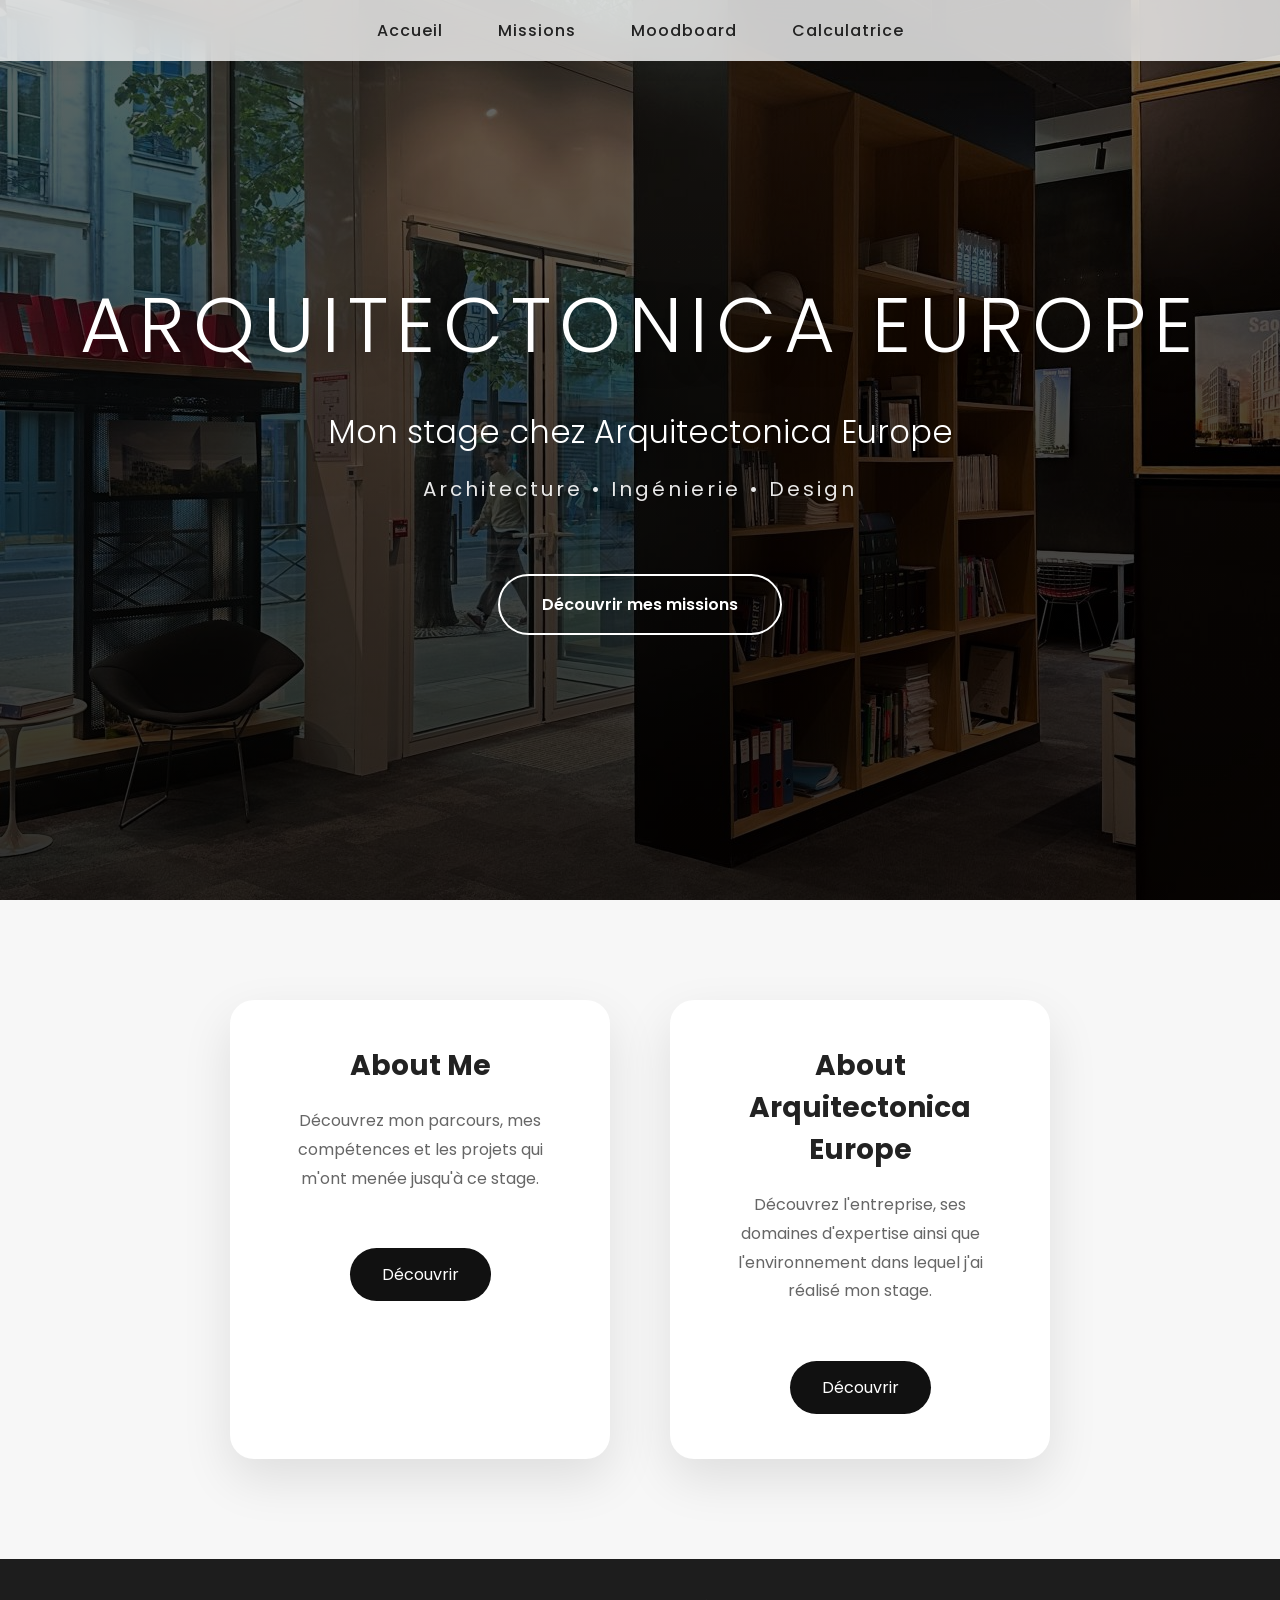
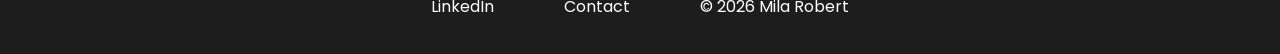
<file: index.html>
<!DOCTYPE html>
<html lang="fr">

<head>
    <meta charset="UTF-8">
    <title>Accueil</title>
<link rel="preconnect" href="https://fonts.googleapis.com">
<link rel="preconnect" href="https://fonts.gstatic.com" crossorigin>

<link href="https://fonts.googleapis.com/css2?family=Poppins:wght@300;400;500;600;700&display=swap" rel="stylesheet">
<link rel="stylesheet" href="page_corrige.css">
</head>

<body>

    <!-- Navigation -->
    <nav>
        <a href="acceuil.html">Accueil</a>
        <a href="mesmissions.html">Missions</a>
        <a href="moodboard.html">Moodboard</a>
        
        <a href="calculatrice.html">Calculatrice</a>
    </nav>

    <!-- Présentation -->
    <header>

        <h1>Arquitectonica Europe</h1>

        <h2>Mon stage chez Arquitectonica Europe</h2>

        <p>Architecture • Ingénierie • Design</p>

        <a href="mesmissions.html" class="mission">
            Découvrir mes missions
        </a>

    </header>

    <!-- Cartes -->
    <section class="cartes">

        <div class="carte">

            <h3>About Me</h3>

            <p>
                Découvrez mon parcours, mes compétences et les projets
                qui m'ont menée jusqu'à ce stage.
            </p>

            <a href="aboutme.html" class="bouton">
                Découvrir
            </a>

        </div>

        <div class="carte">

            <h3>About Arquitectonica Europe</h3>

            <p>
                Découvrez l'entreprise, ses domaines d'expertise
                ainsi que l'environnement dans lequel j'ai réalisé
                mon stage.
            </p>

            <a href="site.html" class="bouton">
                Découvrir
            </a>

        </div>

    </section>

    <!-- Pied de page -->
    <footer>

        <ul>
<li>
            <a href="https://www.linkedin.com/in/mila-robert-66aab82b2" target="_blank">
    LinkedIn
</a>
</li>
            <li>
                Contact
            </li>

            <li>
                © 2026 Mila Robert
            </li>

        </ul>

    </footer>

</body>

</html>
</file>
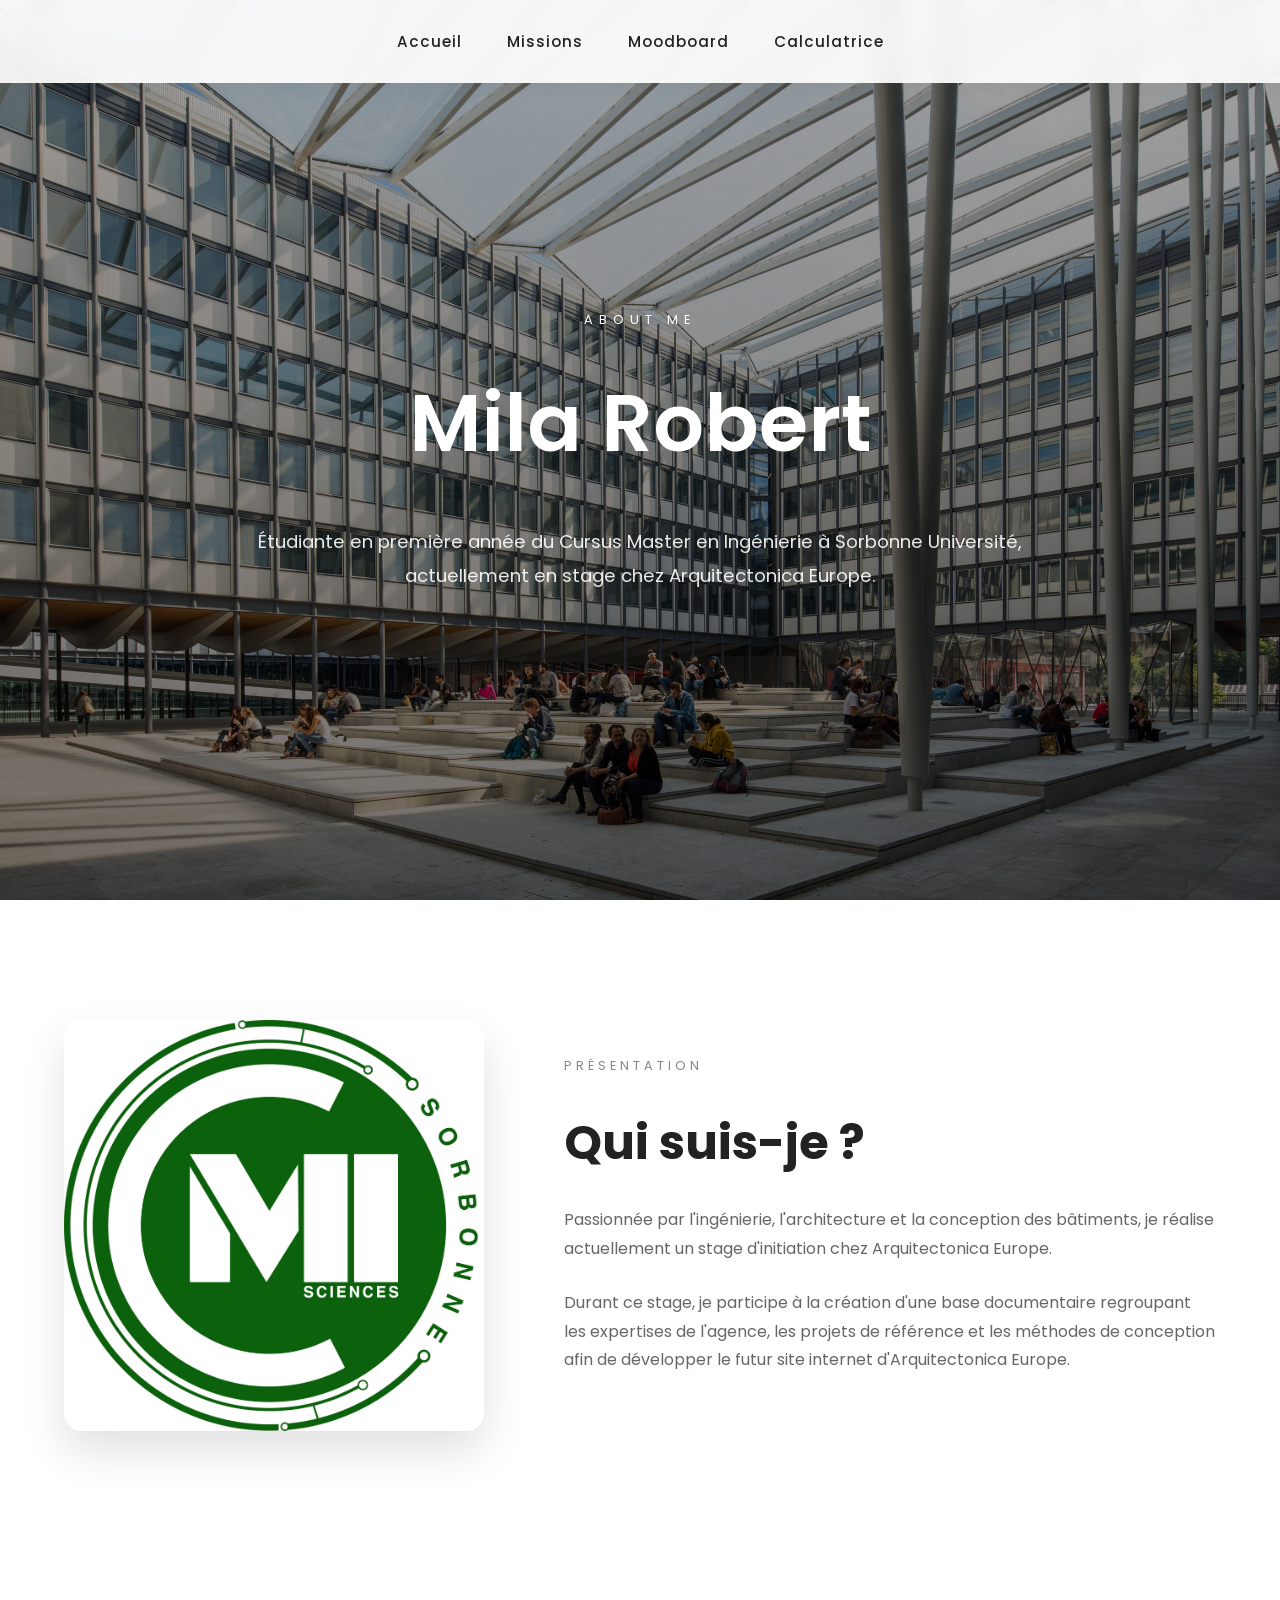
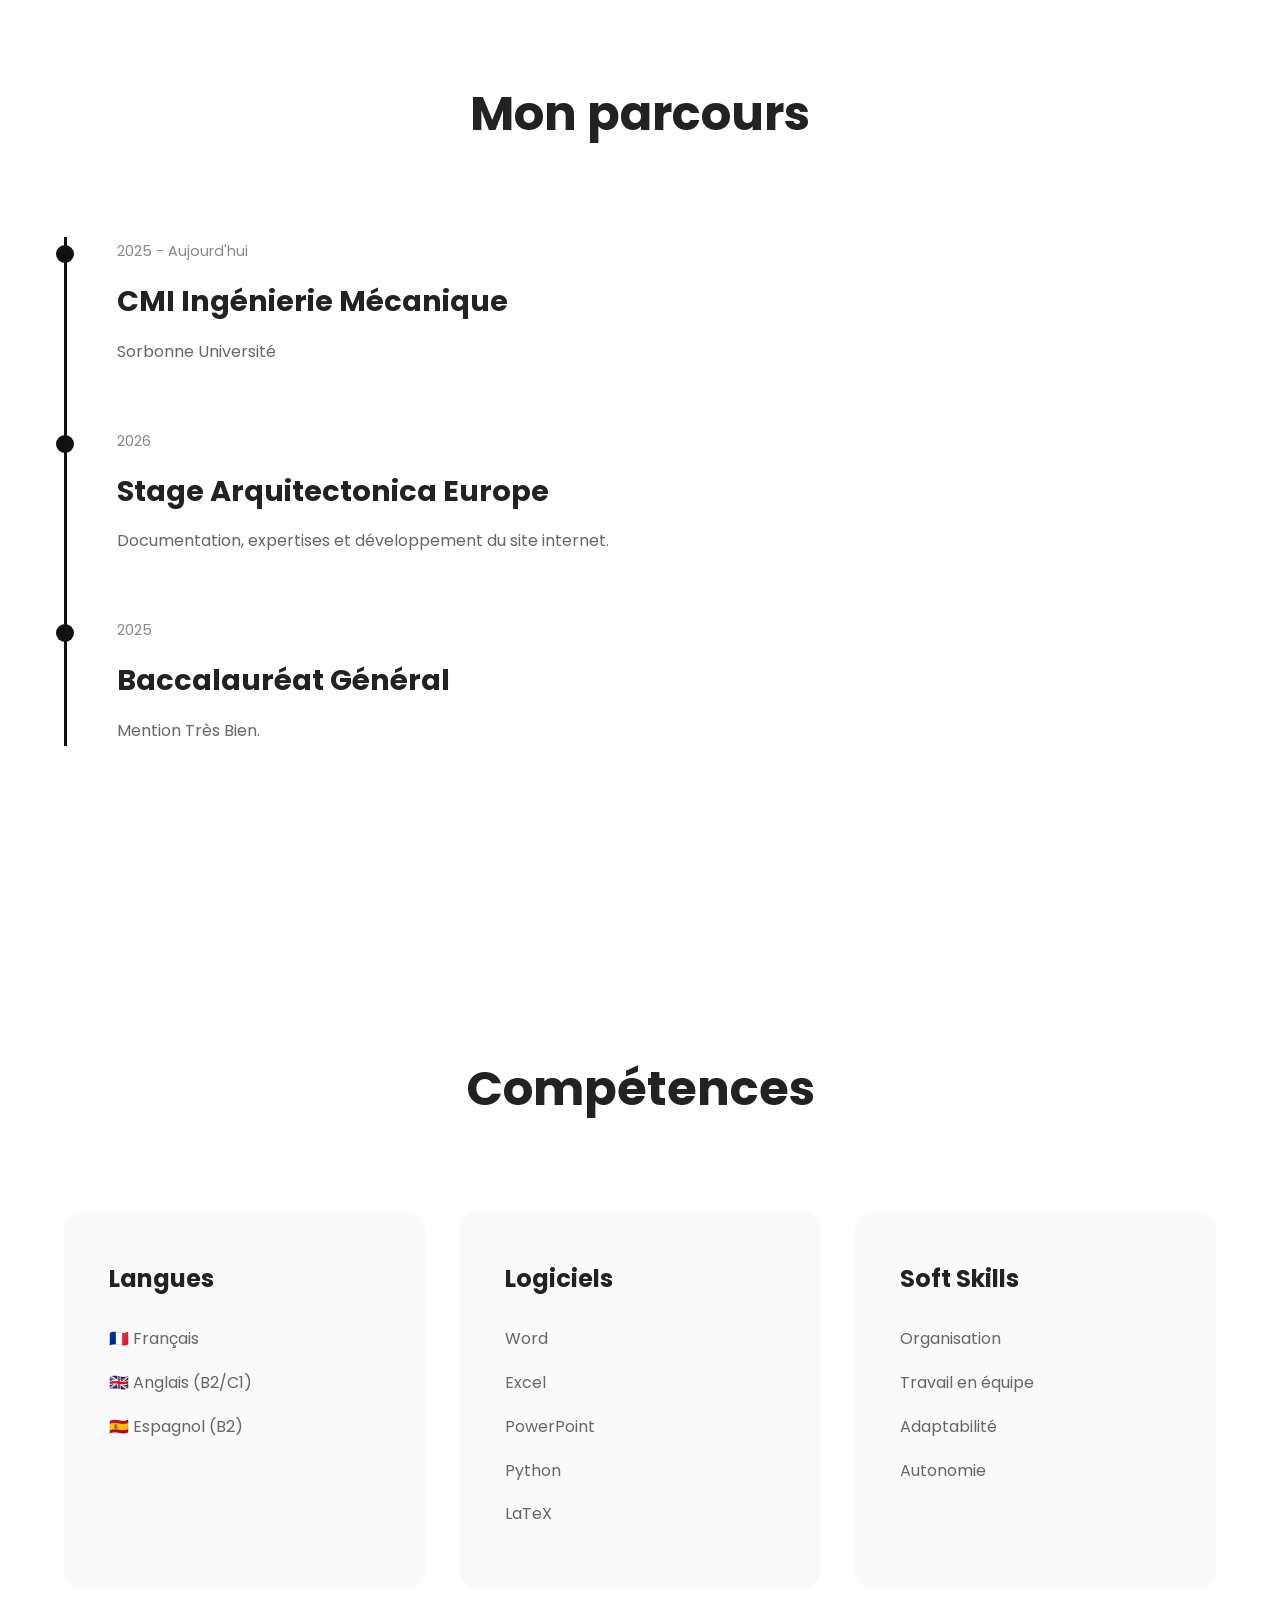
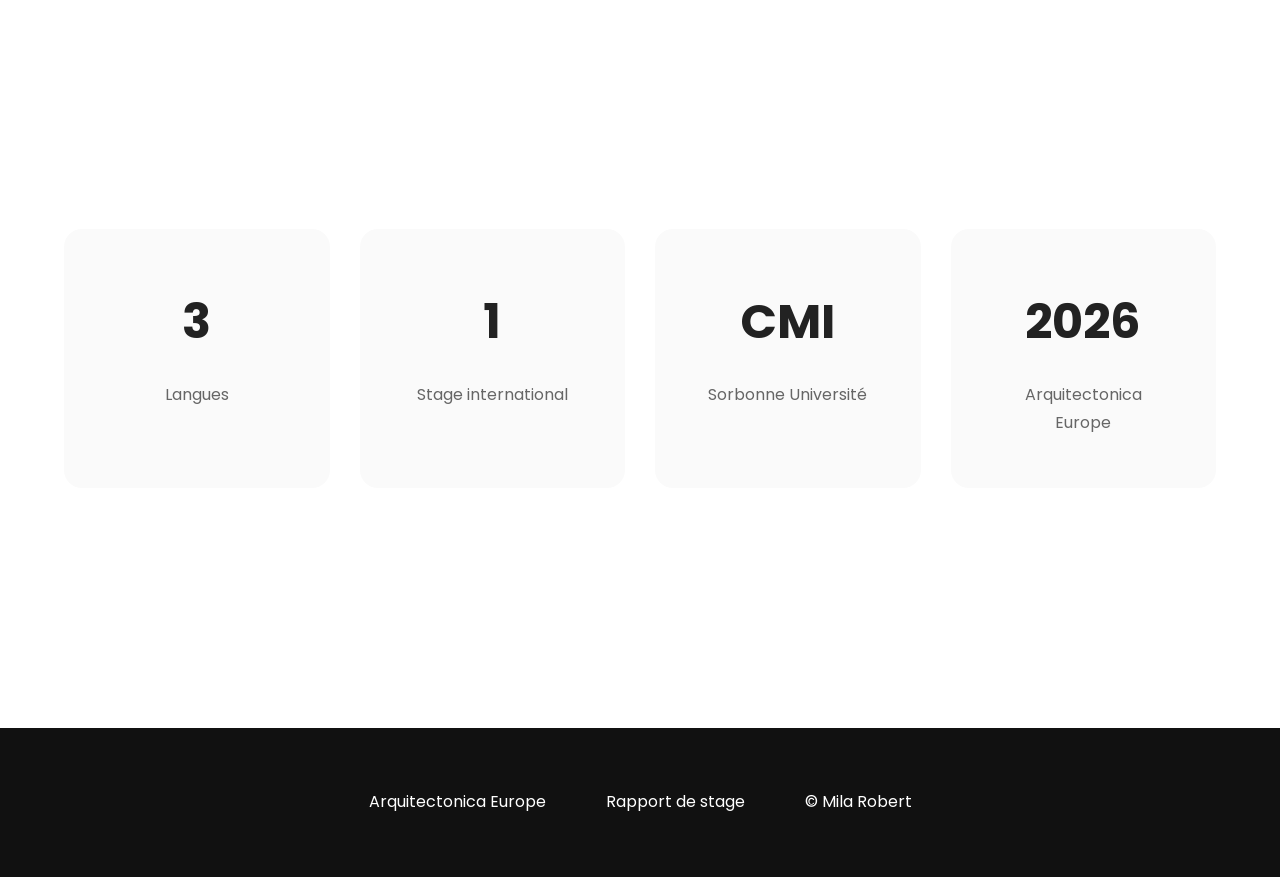
<file: aboutme.html>
<!DOCTYPE html>
<html lang="fr">

<head>

    <meta charset="UTF-8">
    <meta name="viewport" content="width=device-width, initial-scale=1.0">

    <title>About Me | Arquitectonica Europe</title>


    <link rel="stylesheet" href="about.css">

    <link rel="preconnect" href="https://fonts.googleapis.com">

    <link rel="preconnect" href="https://fonts.gstatic.com" crossorigin>

    <link href="https://fonts.googleapis.com/css2?family=Poppins:wght@300;400;500;600;700&display=swap" rel="stylesheet">

</head>

<body>

<nav>

    <a href="acceuil.html">Accueil</a>
        <a href="mesmissions.html">Missions</a>
        <a href="moodboard.html">Moodboard</a>
      
        <a href="calculatrice.html">Calculatrice</a>

</nav>

<header class="hero">

    <span class="small-title">ABOUT ME</span>

    <h1>Mila Robert</h1>

    <p>
        Étudiante en première année du Cursus Master en Ingénierie à Sorbonne Université, actuellement en stage chez Arquitectonica Europe.
    </p>

</header>

<section class="about">

    <div class="about-image">

        <img src="image/cmi.jpg" alt="logo cmi">

    </div>

    <div class="about-content">

        <span class="section-subtitle">Présentation</span>

        <h2>Qui suis-je ?</h2>

        <p>
            Passionnée par l'ingénierie, l'architecture et la conception des bâtiments, je réalise actuellement un stage d'initiation chez Arquitectonica Europe.
        </p>

        <p>
            Durant ce stage, je participe à la création d'une base documentaire regroupant les expertises de l'agence, les projets de référence et les méthodes de conception afin de développer le futur site internet d'Arquitectonica Europe.
        </p>

    </div>

</section>

<section class="journey">

    <div class="intro-title">

        <h1>Mon parcours</h1>

    </div>

    <div class="timeline">

        <div class="timeline-item">

            <span>2025 - Aujourd'hui</span>

            <h2>CMI Ingénierie Mécanique</h2>

            <p>Sorbonne Université</p>

        </div>

        <div class="timeline-item">

            <span>2026</span>

            <h2>Stage Arquitectonica Europe</h2>

            <p>Documentation, expertises et développement du site internet.</p>

        </div>

        <div class="timeline-item">

            <span>2025</span>

            <h2>Baccalauréat Général</h2>

            <p>Mention Très Bien.</p>

        </div>

    </div>

</section>

<section class="skills">

    <div class="intro-title">

        <h1>Compétences</h1>

    </div>

    <div class="skills-grid">

        <div class="skill-card">

            <h3>Langues</h3>

            <ul>

                <li>🇫🇷 Français</li>

                <li>🇬🇧 Anglais (B2/C1)</li>

                <li>🇪🇸 Espagnol (B2)</li>

            </ul>

        </div>

        <div class="skill-card">

            <h3>Logiciels</h3>

            <ul>

                <li>Word</li>

                <li>Excel</li>

                <li>PowerPoint</li>

                <li>Python</li>

                <li>LaTeX</li>

            </ul>

        </div>

        <div class="skill-card">

            <h3>Soft Skills</h3>

            <ul>

                <li>Organisation</li>

                <li>Travail en équipe</li>

                <li>Adaptabilité</li>

                <li>Autonomie</li>

            </ul>

        </div>

    </div>

</section>

<section class="stats">

    <div class="stat">

        <h2>3</h2>

        <p>Langues</p>

    </div>

    <div class="stat">

        <h2>1</h2>

        <p>Stage international</p>

    </div>

    <div class="stat">

        <h2>CMI</h2>

        <p>Sorbonne Université</p>

    </div>

    <div class="stat">

        <h2>2026</h2>

        <p>Arquitectonica Europe</p>

    </div>

</section>

<footer>

    <ul>

        <li>Arquitectonica Europe</li>

        <li>Rapport de stage</li>

        <li>© Mila Robert</li>

    </ul>

</footer>

</body>

</html>
</file>
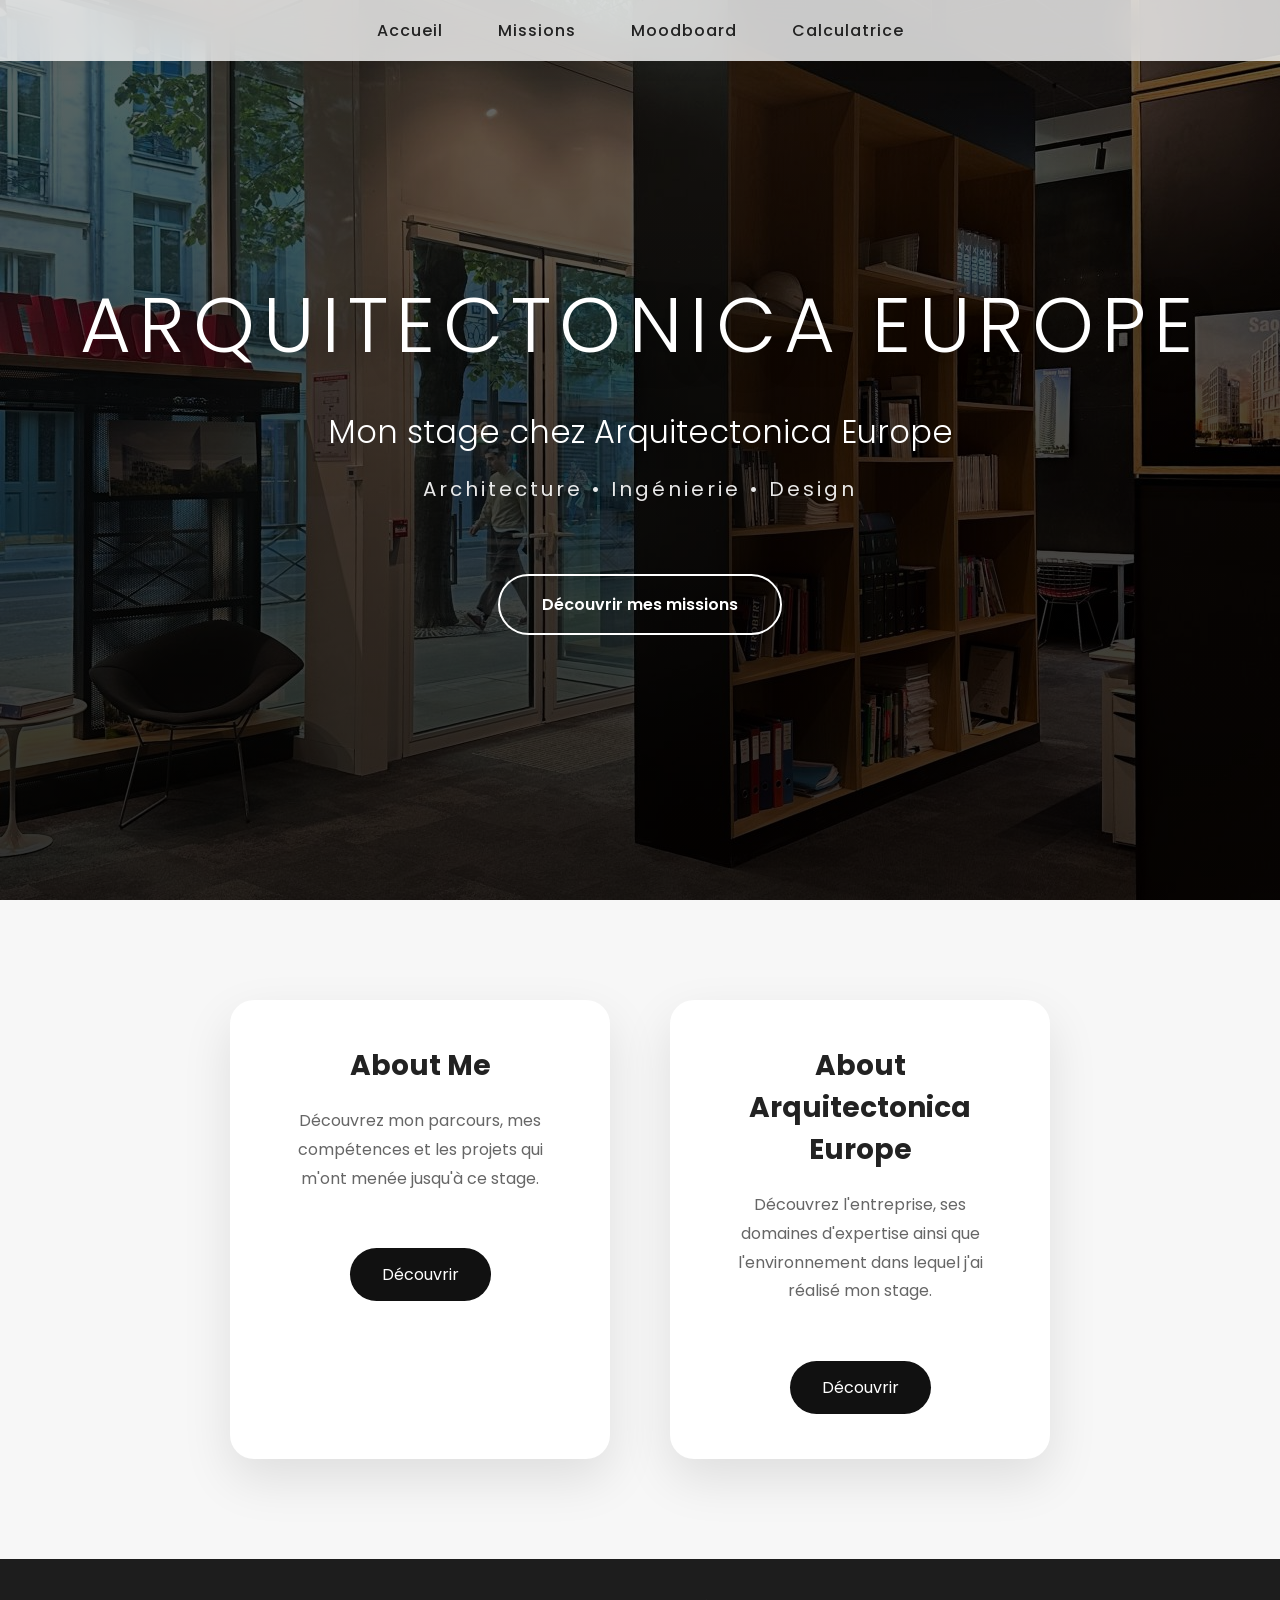
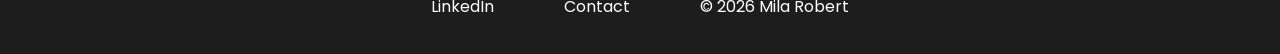
<file: acceuil.html>
<!DOCTYPE html>
<html lang="fr">

<head>
    <meta charset="UTF-8">
    <title>Accueil</title>
<link rel="preconnect" href="https://fonts.googleapis.com">
<link rel="preconnect" href="https://fonts.gstatic.com" crossorigin>

<link href="https://fonts.googleapis.com/css2?family=Poppins:wght@300;400;500;600;700&display=swap" rel="stylesheet">
<link rel="stylesheet" href="page_corrige.css">
</head>

<body>

    <!-- Navigation -->
    <nav>
        <a href="acceuil.html">Accueil</a>
        <a href="mesmissions.html">Missions</a>
        <a href="moodboard.html">Moodboard</a>
        
        <a href="calculatrice.html">Calculatrice</a>
    </nav>

    <!-- Présentation -->
    <header>

        <h1>Arquitectonica Europe</h1>

        <h2>Mon stage chez Arquitectonica Europe</h2>

        <p>Architecture • Ingénierie • Design</p>

        <a href="mesmissions.html" class="mission">
            Découvrir mes missions
        </a>

    </header>

    <!-- Cartes -->
    <section class="cartes">

        <div class="carte">

            <h3>About Me</h3>

            <p>
                Découvrez mon parcours, mes compétences et les projets
                qui m'ont menée jusqu'à ce stage.
            </p>

            <a href="aboutme.html" class="bouton">
                Découvrir
            </a>

        </div>

        <div class="carte">

            <h3>About Arquitectonica Europe</h3>

            <p>
                Découvrez l'entreprise, ses domaines d'expertise
                ainsi que l'environnement dans lequel j'ai réalisé
                mon stage.
            </p>

            <a href="site.html" class="bouton">
                Découvrir
            </a>

        </div>

    </section>

    <!-- Pied de page -->
    <footer>

        <ul>

            <li>
               <a href="https://www.linkedin.com/in/mila-robert-66aab82b2" target="_blank">
    LinkedIn
</a>
            </li>

            <li>
                Contact
            </li>

            <li>
                © 2026 Mila Robert
            </li>

        </ul>

    </footer>

</body>

</html>
</file>
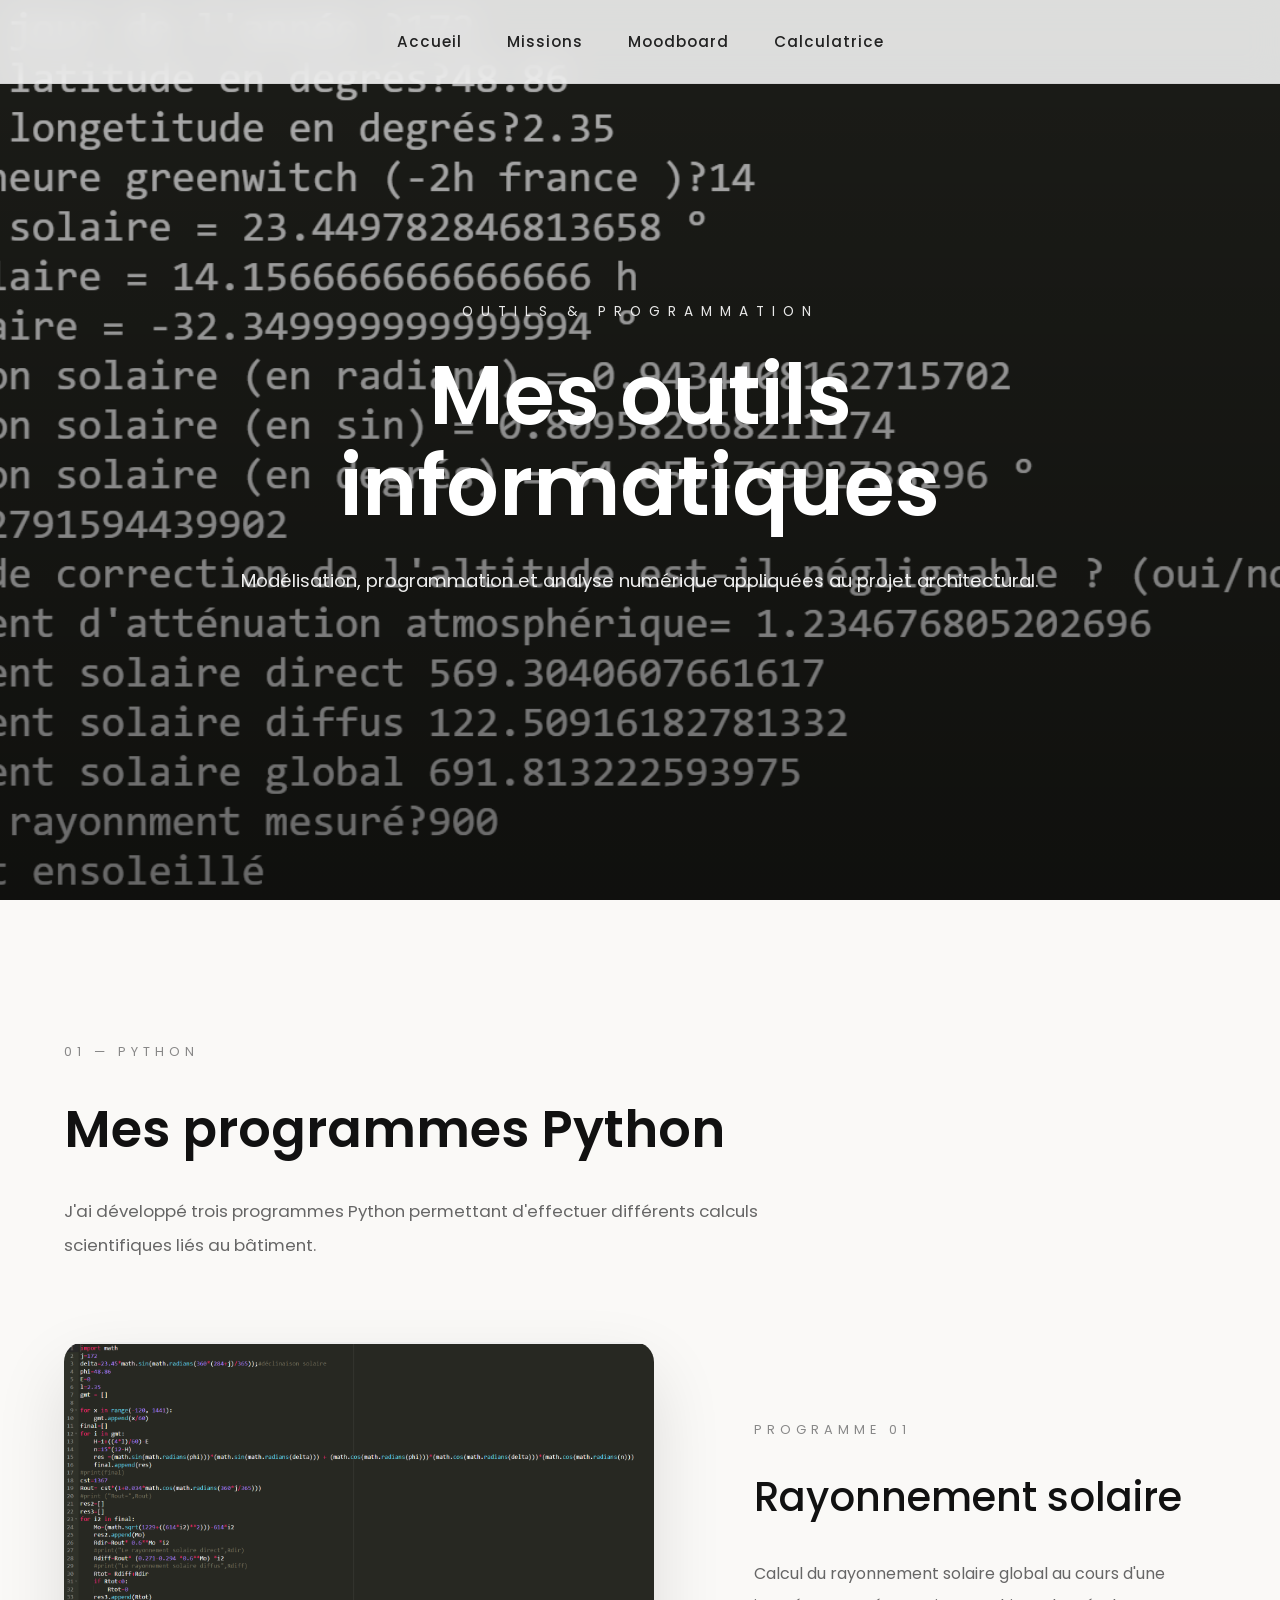
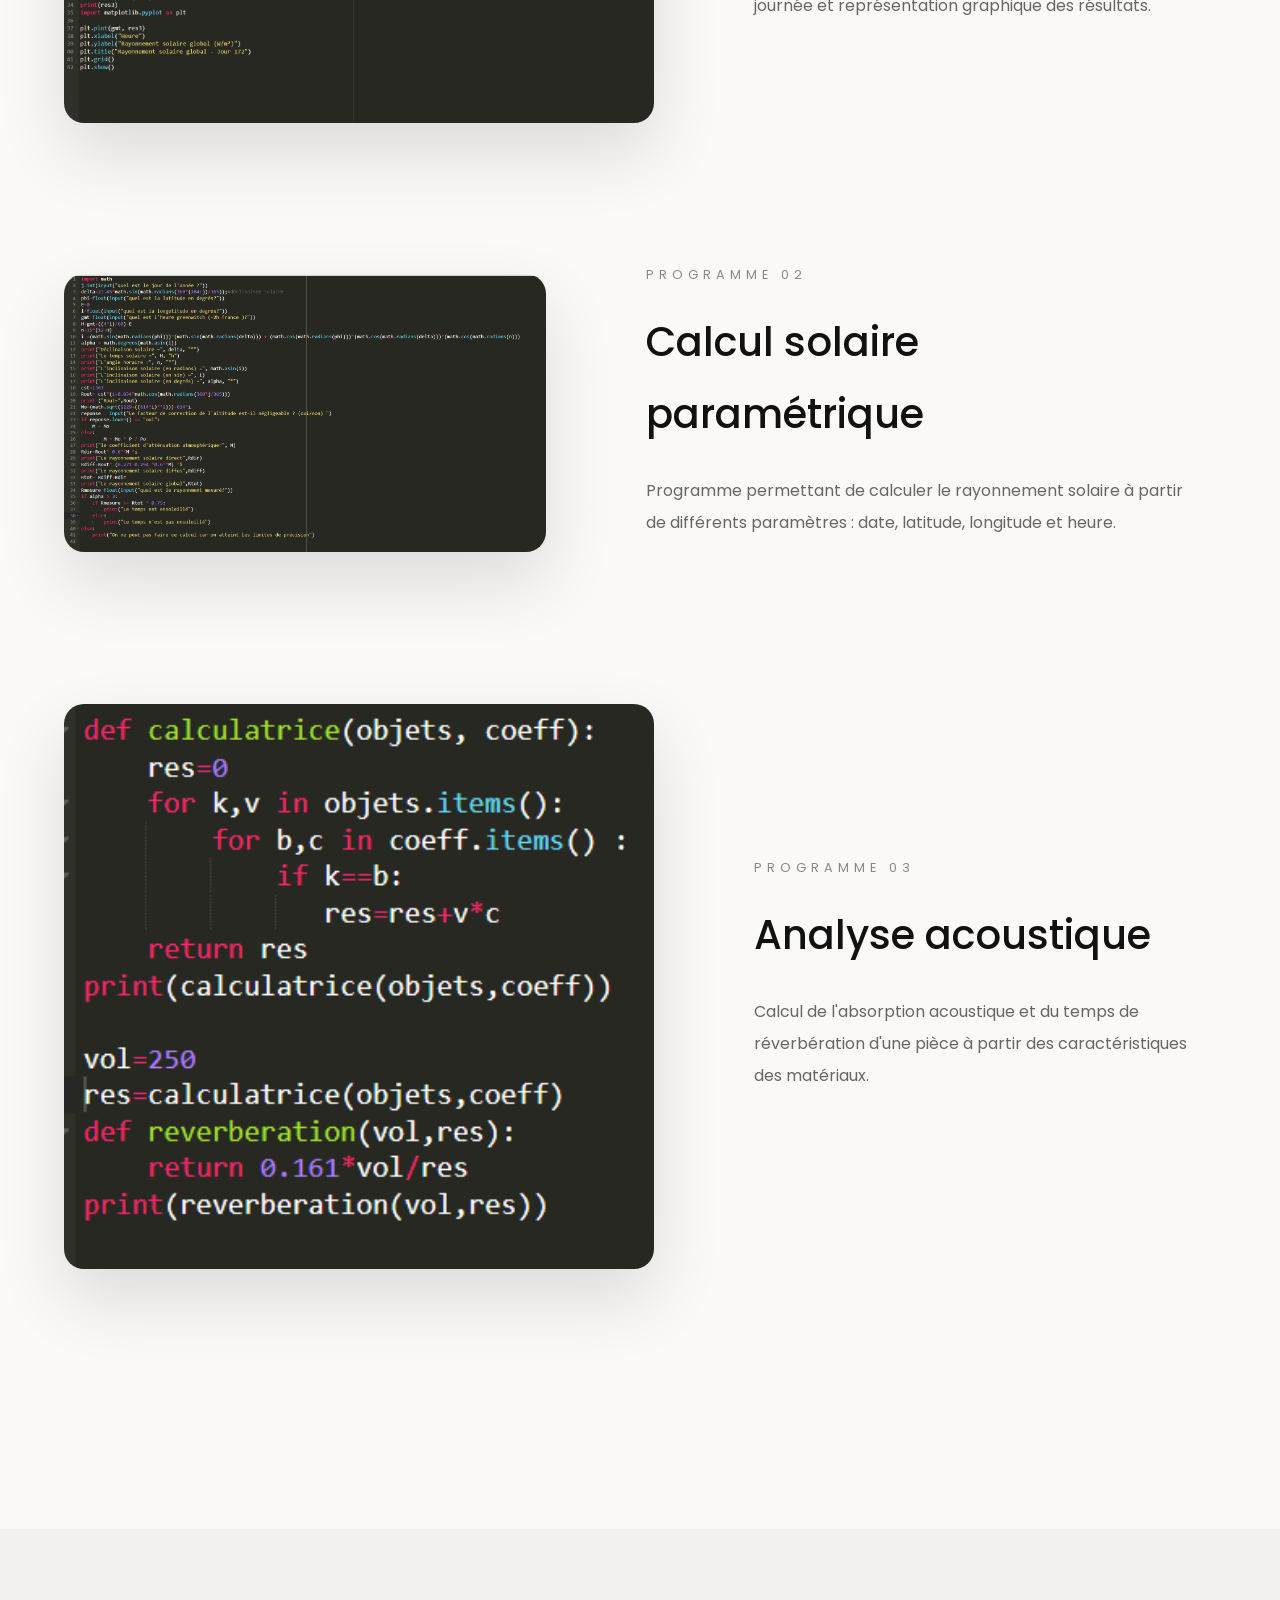
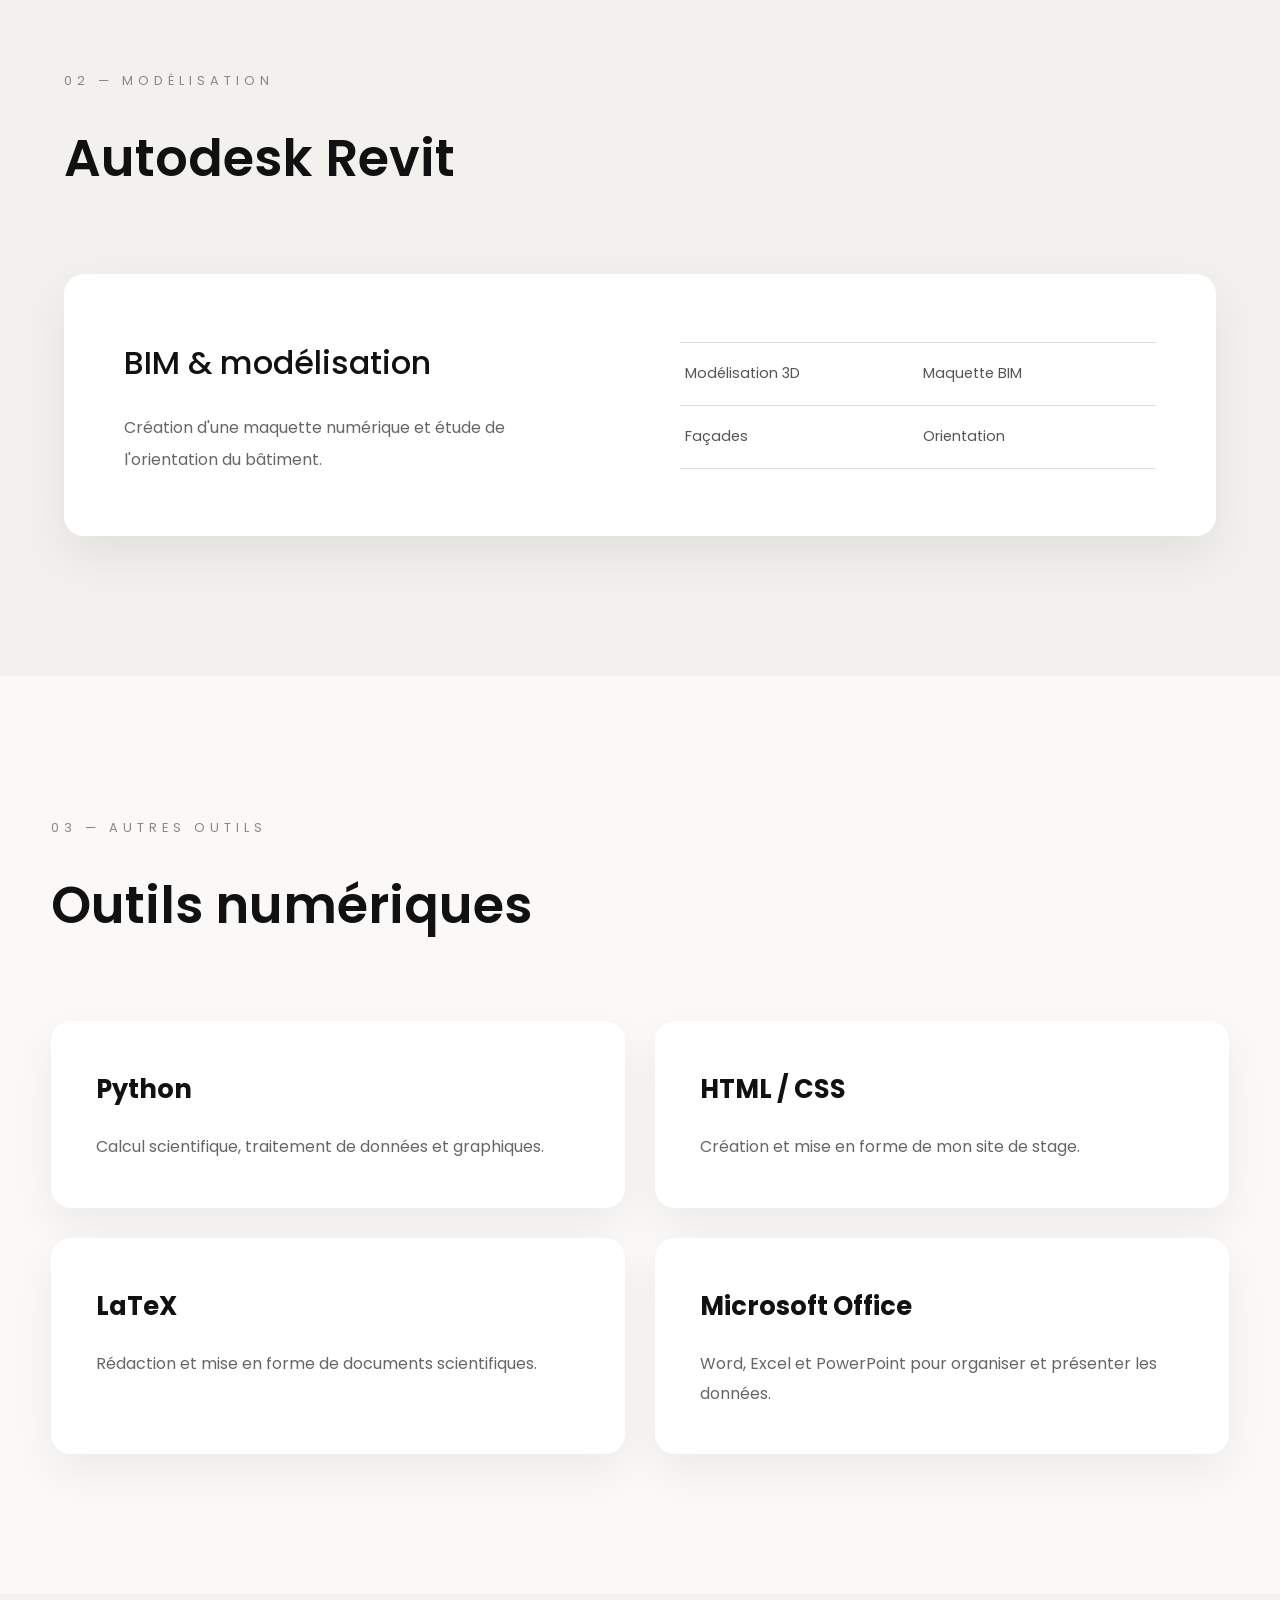
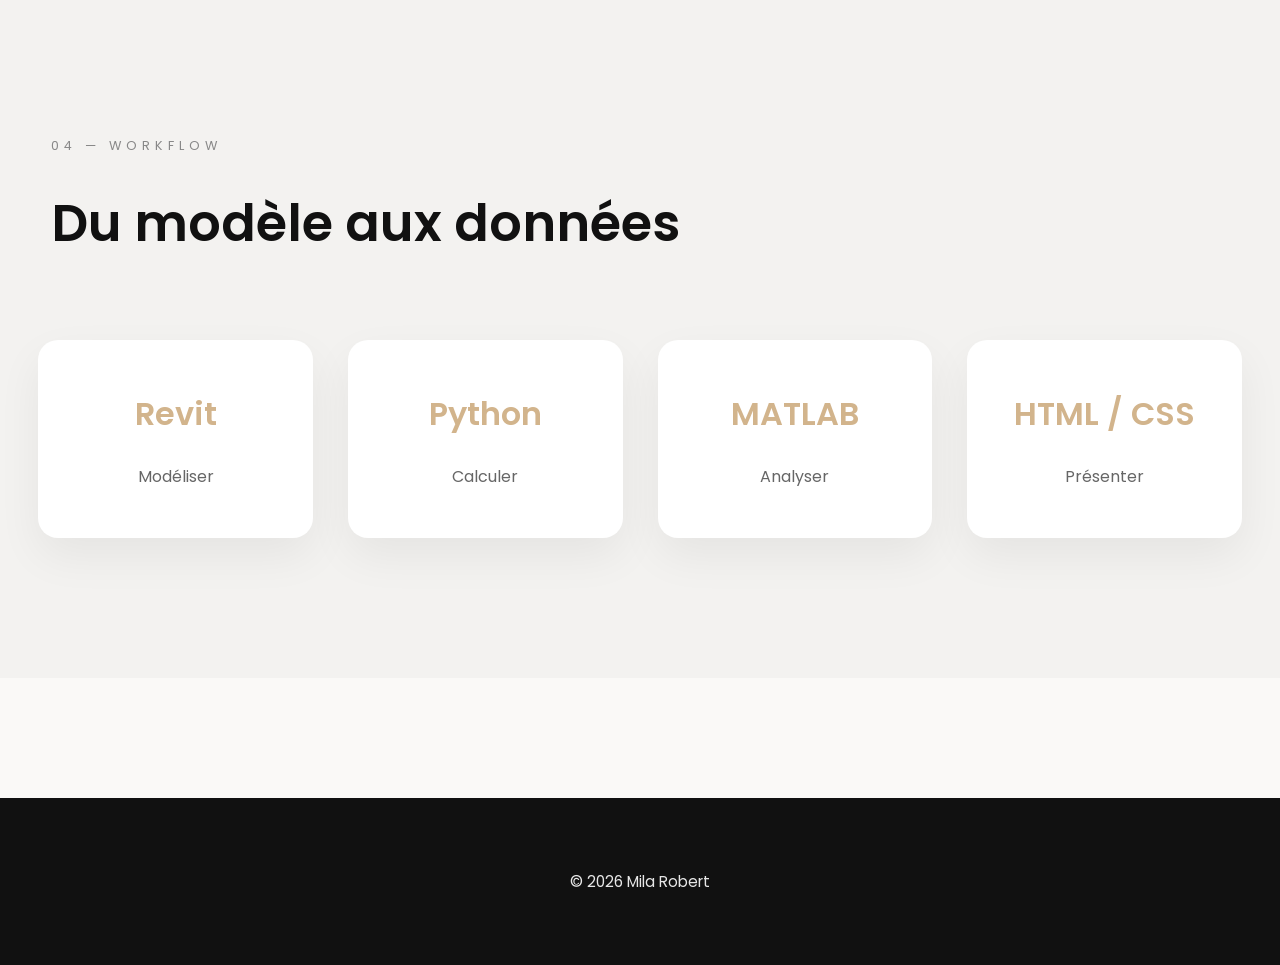
<file: calculatrice.html>
<!DOCTYPE html>
<html lang="fr">

<head>

    <meta charset="UTF-8">
    <meta name="viewport" content="width=device-width, initial-scale=1.0">

    <title>Outils & Programmation | Arquitectonica Europe</title>

    
    <link rel="stylesheet" href="programme.css">

    <link rel="preconnect" href="https://fonts.googleapis.com">
    <link rel="preconnect" href="https://fonts.gstatic.com" crossorigin>

    <link href="https://fonts.googleapis.com/css2?family=Poppins:wght@300;400;500;600;700&display=swap" rel="stylesheet">

</head>


<body>


<!-- =========================
     NAVIGATION
========================= -->

<nav>

    <a href="acceuil.html">Accueil</a>
    
    <a href="mesmissions.html">Missions</a>
    <a href="moodboard.html">Moodboard</a>
    <a href="calculatrice.html">Calculatrice</a>

</nav>


<!-- =========================
     HERO
========================= -->

<header class="hero">

    <span class="small-title">
        OUTILS & PROGRAMMATION
    </span>

    <h1>
        Mes outils informatiques
    </h1>

    <p>
        Modélisation, programmation et analyse numérique appliquées au projet architectural.
    </p>

</header>


<!-- =========================
     PYTHON
========================= -->

<section class="python-section">

    <span class="section-number">01 — PYTHON</span>

    <h2>
        Mes programmes Python
    </h2>

    <p class="section-intro">
        J'ai développé trois programmes Python permettant d'effectuer
        différents calculs scientifiques liés au bâtiment.
    </p>


    <!-- PROGRAMME 1 -->

    <article class="python-card">

        <div class="python-image">

            <img src="image/python.png"
                 alt="Programme Python de calcul du rayonnement solaire">

        </div>


        <div class="python-text">

            <span>PROGRAMME 01</span>

            <h3>
                Rayonnement solaire
            </h3>

            <p>
                Calcul du rayonnement solaire global au cours d'une journée
                et représentation graphique des résultats.
            </p>

        </div>

    </article>


    <!-- PROGRAMME 2 -->

    <article class="python-card reverse">

        <div class="python-image">

            <img src="image/ask.png"
                 alt="Programme Python de calcul solaire">

        </div>


        <div class="python-text">

            <span>PROGRAMME 02</span>

            <h3>
                Calcul solaire paramétrique
            </h3>

            <p>
                Programme permettant de calculer le rayonnement solaire
                à partir de différents paramètres : date, latitude,
                longitude et heure.
            </p>

        </div>

    </article>


    <!-- PROGRAMME 3 -->

    <article class="python-card">

        <div class="python-image">

            <img src="image/e.png"
                 alt="Programme Python de calcul acoustique">

        </div>


        <div class="python-text">

            <span>PROGRAMME 03</span>

            <h3>
                Analyse acoustique
            </h3>

            <p>
                Calcul de l'absorption acoustique et du temps de réverbération
                d'une pièce à partir des caractéristiques des matériaux.
            </p>

        </div>

    </article>

</section>


<!-- =========================
     REVIT
========================= -->

<section class="tools-section">

    <span class="section-number">02 — MODÉLISATION</span>

    <h2>
        Autodesk Revit
    </h2>

    <div class="tool-card">

        <div>

            <h3>
                BIM & modélisation
            </h3>

            <p>
                Création d'une maquette numérique et étude de l'orientation
                du bâtiment.
            </p>

        </div>

        <div class="tool-list">

            <span>Modélisation 3D</span>
            <span>Maquette BIM</span>
            <span>Façades</span>
            <span>Orientation</span>

        </div>

    </div>

</section>


<!-- =========================
     AUTRES OUTILS
========================= -->

<section class="other-tools">

    <span class="section-number">03 — AUTRES OUTILS</span>

    <h2>
        Outils numériques
    </h2>


    <div class="tools-grid">


        <div class="small-tool">

            <h3>Python</h3>

            <p>
                Calcul scientifique, traitement de données et graphiques.
            </p>

        </div>


        <div class="small-tool">

            <h3>HTML / CSS</h3>

            <p>
                Création et mise en forme de mon site de stage.
            </p>

        </div>


        <div class="small-tool">

            <h3>LaTeX</h3>

            <p>
                Rédaction et mise en forme de documents scientifiques.
            </p>

        </div>


        <div class="small-tool">

            <h3>Microsoft Office</h3>

            <p>
                Word, Excel et PowerPoint pour organiser et présenter les données.
            </p>

        </div>

    </div>

</section>


<!-- =========================
     WORKFLOW
========================= -->

<section class="synthese">

    <span class="section-number">04 — WORKFLOW</span>

    <h2>
        Du modèle aux données
    </h2>

    <div class="workflow">

        <div>
            <strong>Revit</strong>
            <p>Modéliser</p>
        </div>

        <div>
            <strong>Python</strong>
            <p>Calculer</p>
        </div>

        <div>
            <strong>MATLAB</strong>
            <p>Analyser</p>
        </div>

        <div>
            <strong>HTML / CSS</strong>
            <p>Présenter</p>
        </div>

    </div>

</section>


<!-- =========================
     FOOTER
========================= -->

<footer>

    <p>
        © 2026 Mila Robert
    </p>

</footer>


</body>

</html>
</file>
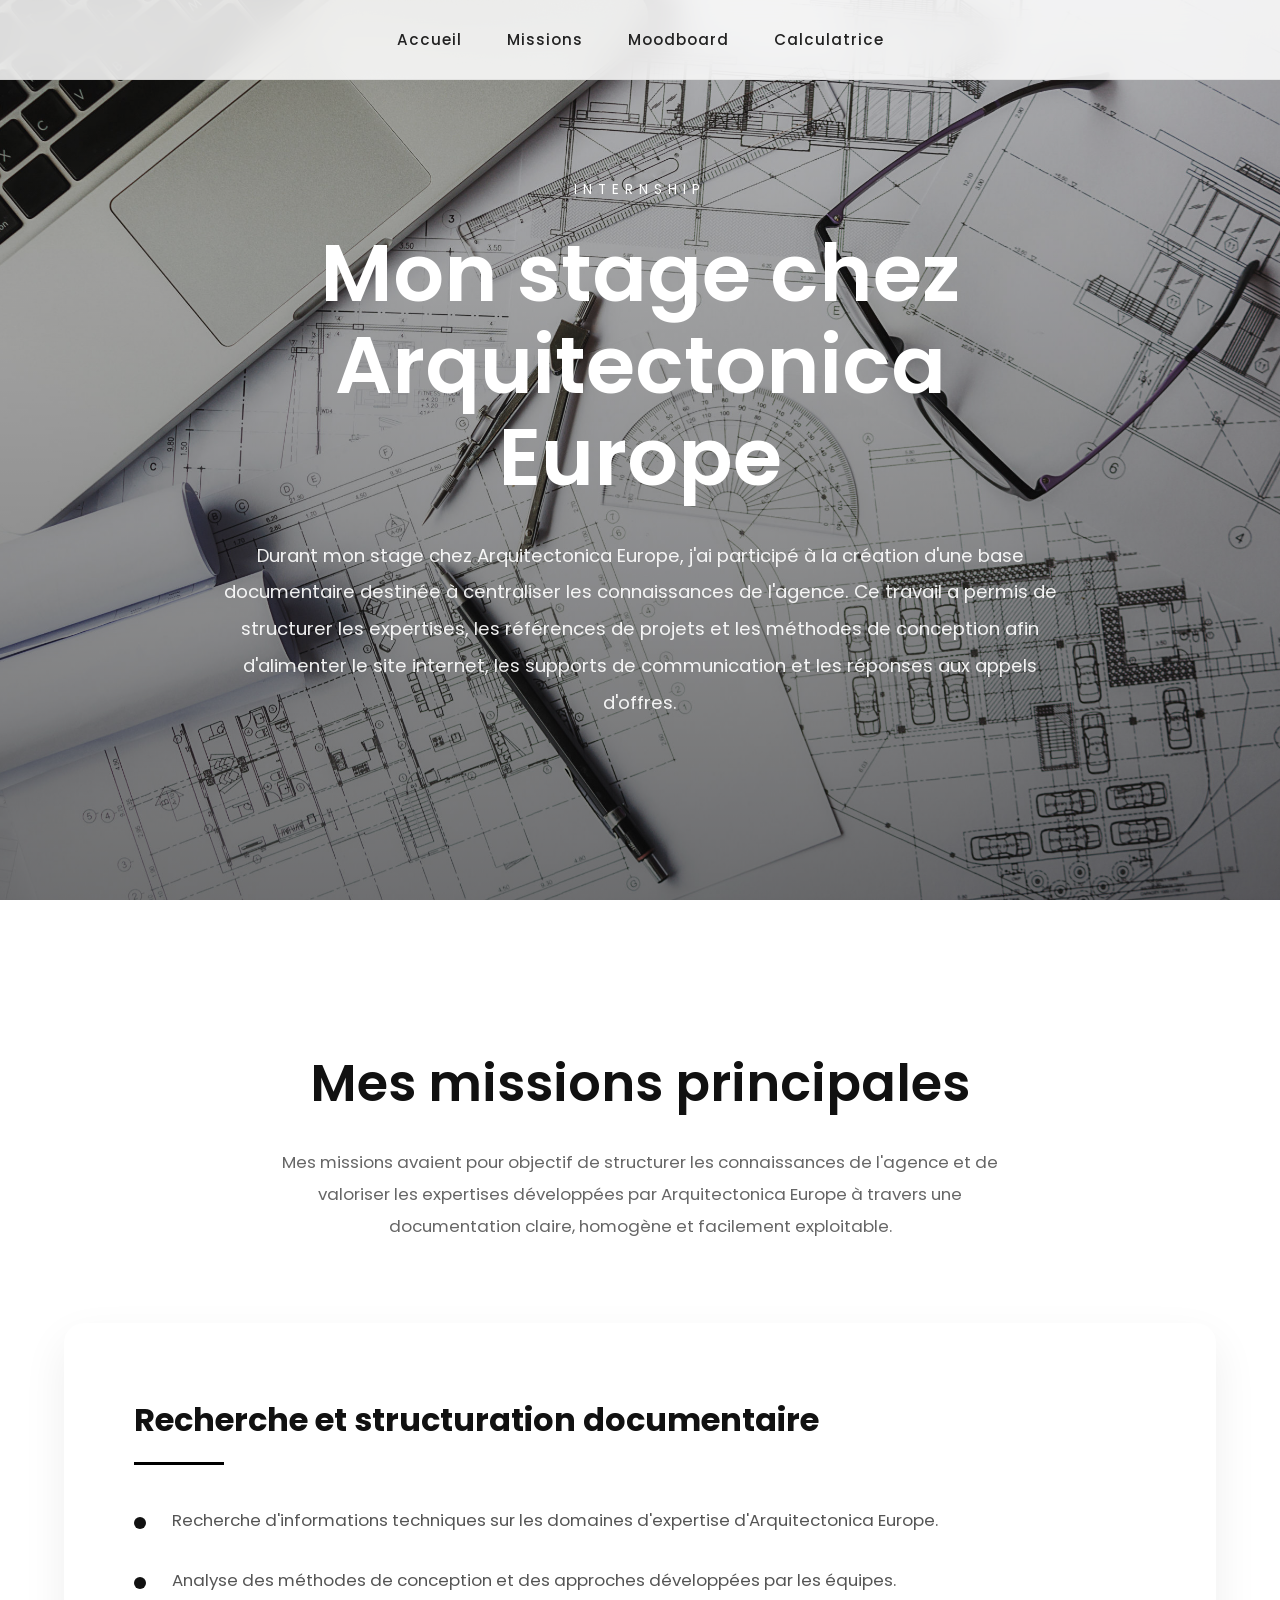
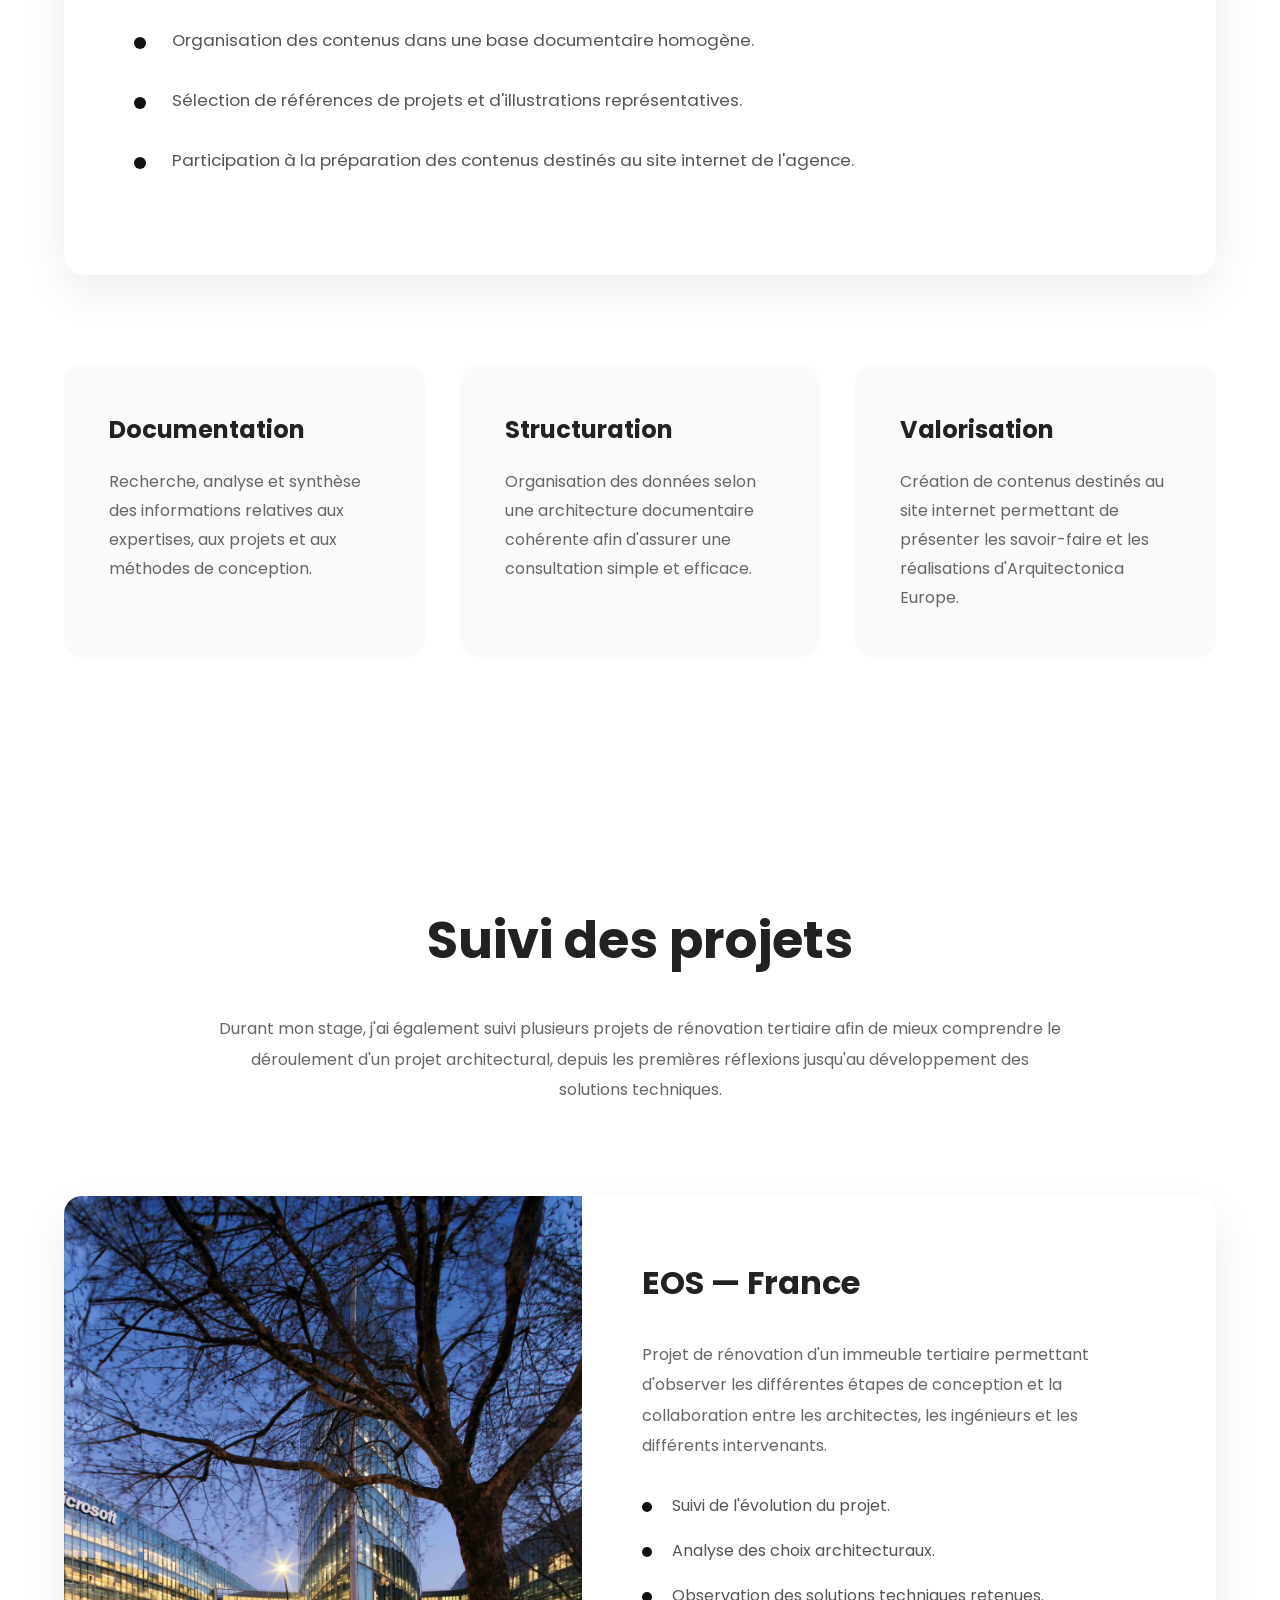
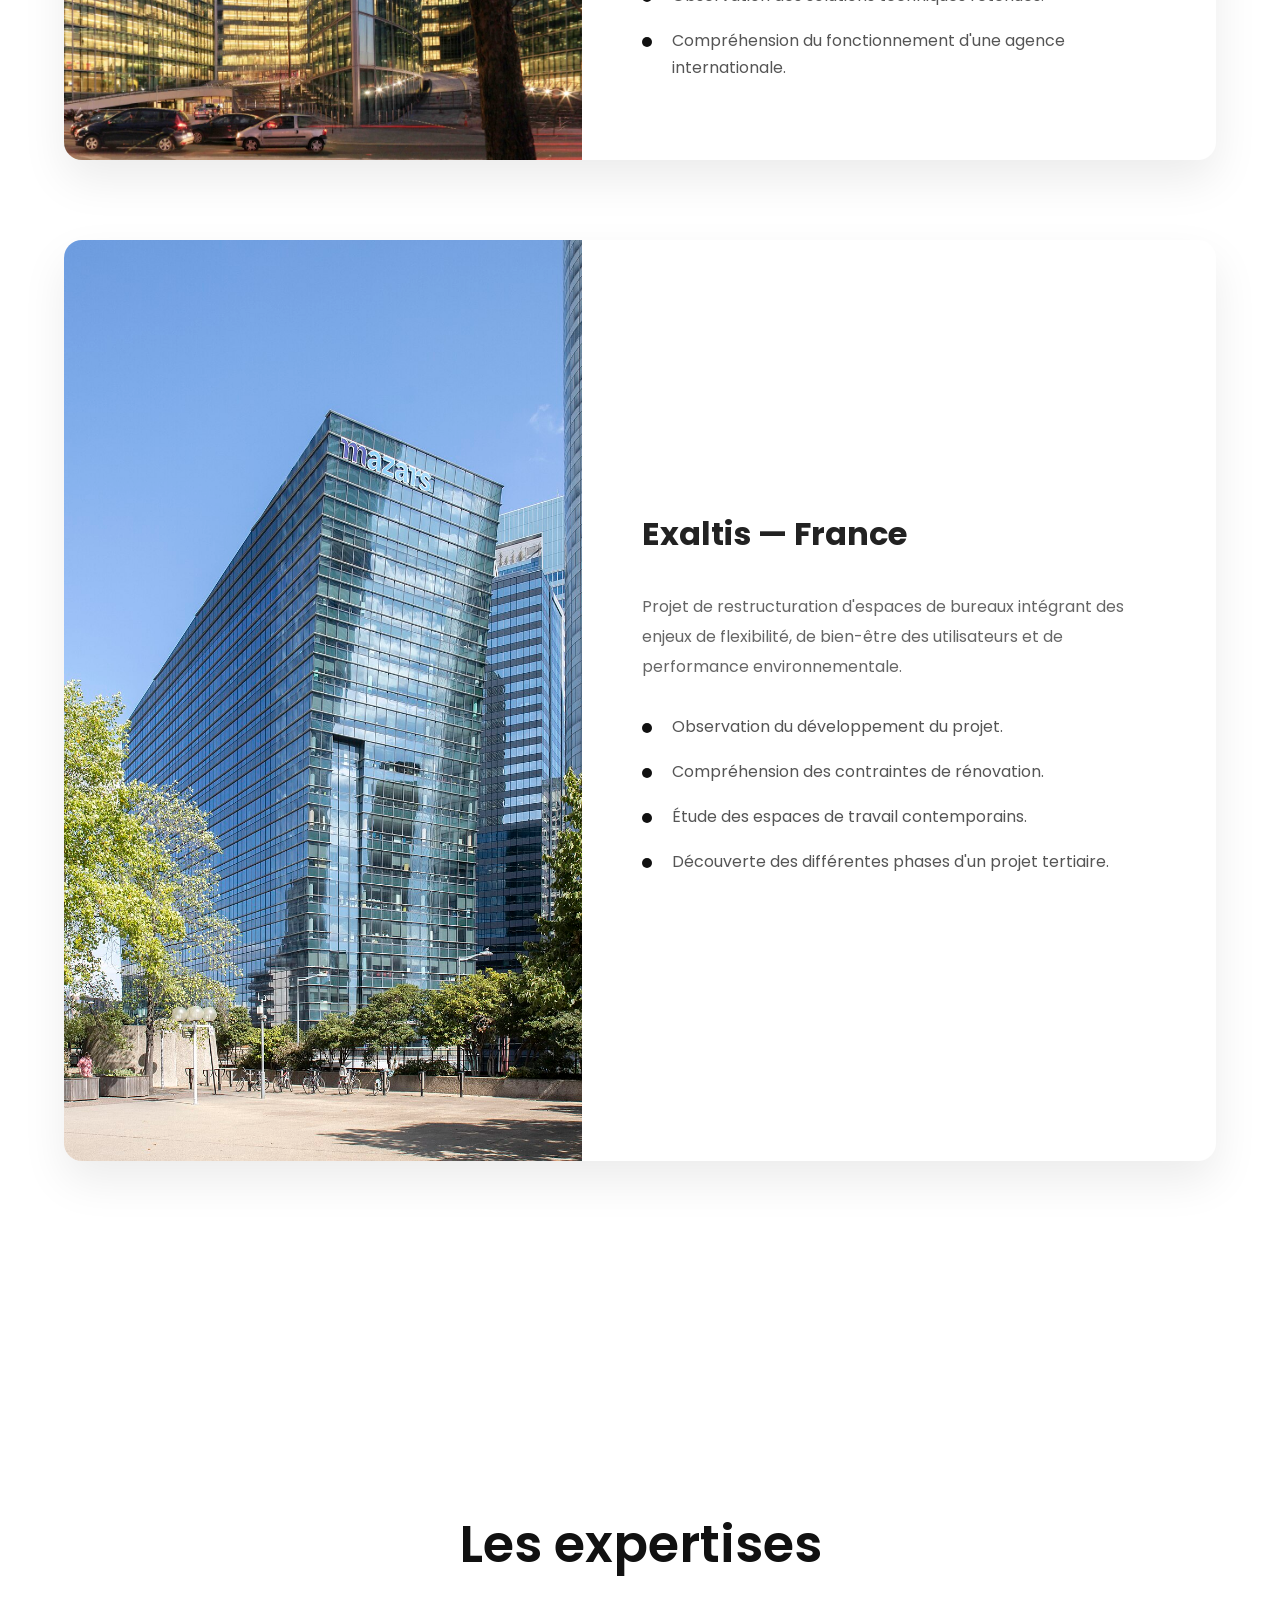
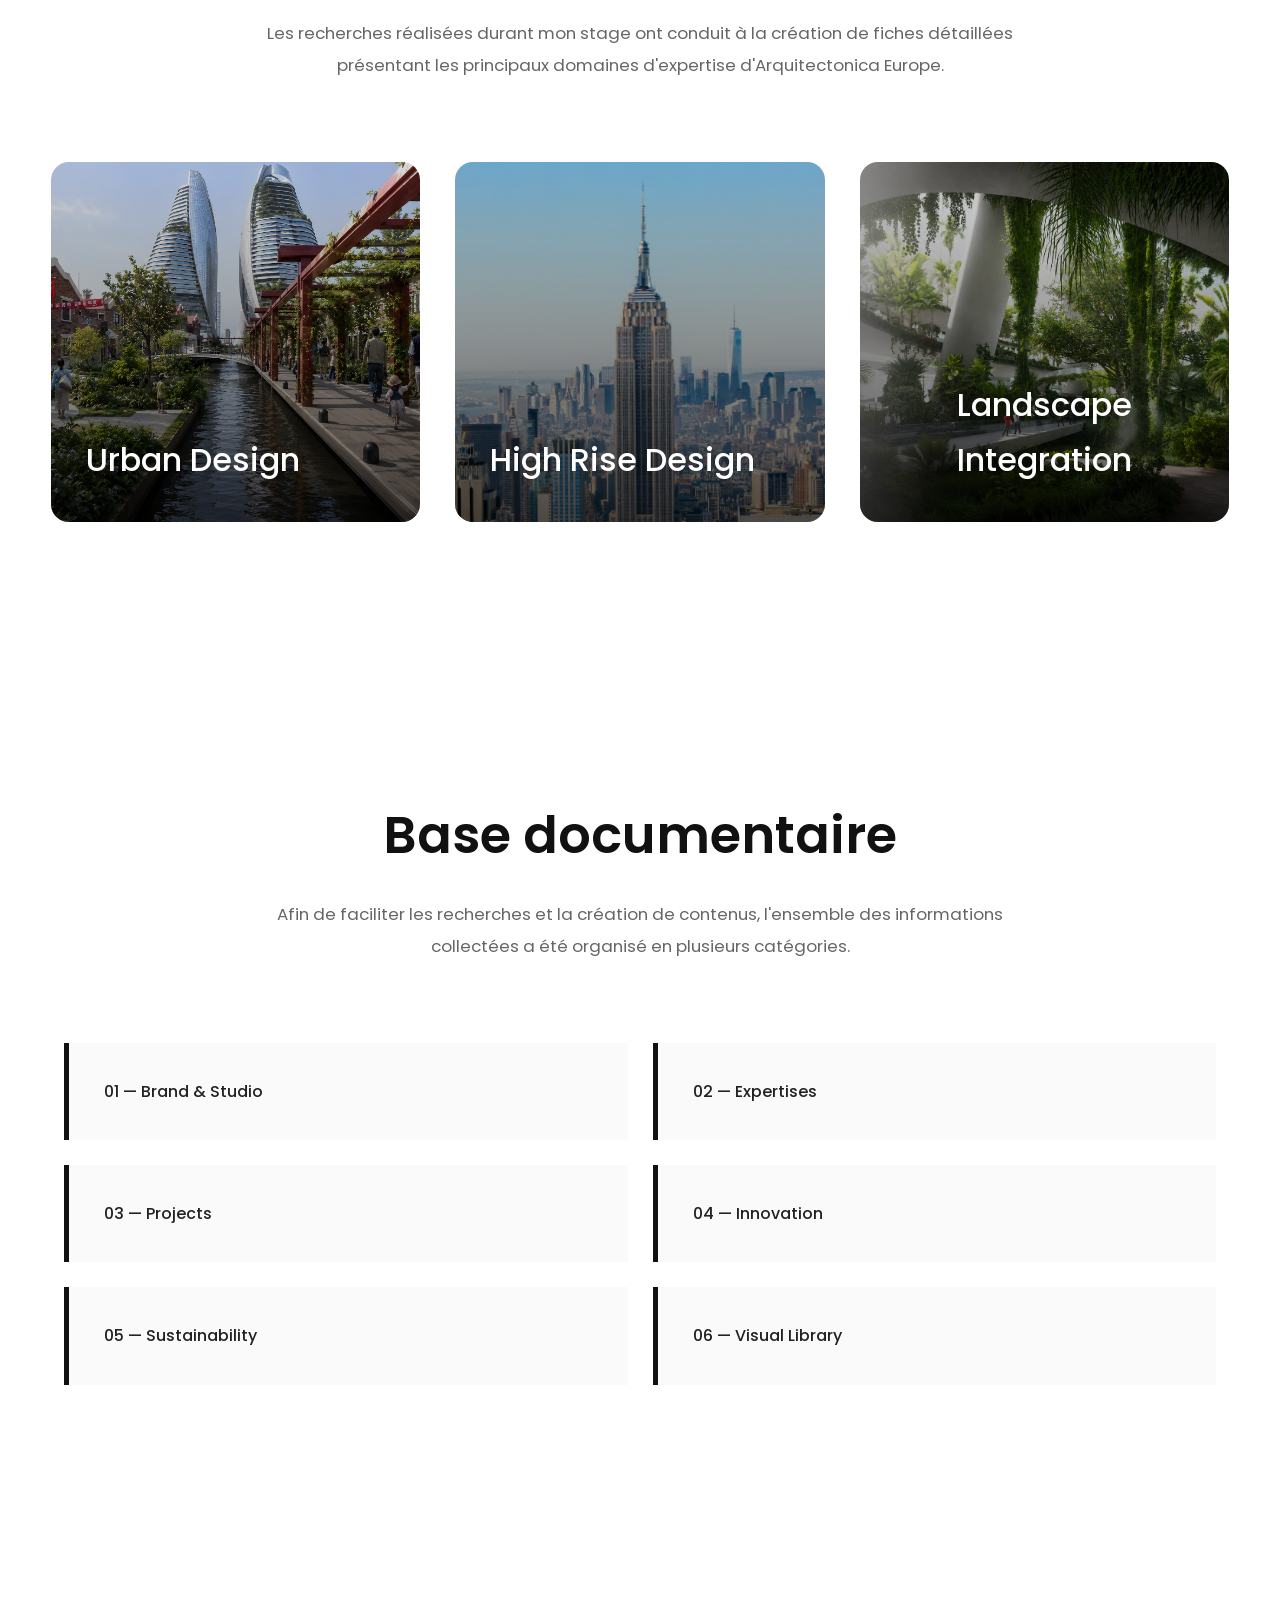
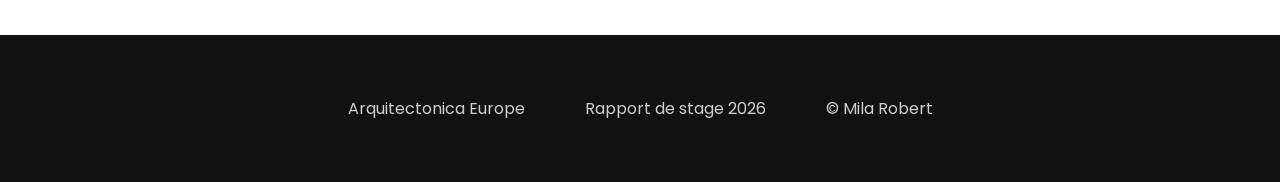
<file: mesmissions.html>
<!DOCTYPE html>
<html lang="fr">

<head>

    <meta charset="UTF-8">
    <meta name="viewport" content="width=device-width, initial-scale=1.0">

    <title>Mes missions | Arquitectonica Europe</title>
    <link rel="stylesheet" href="css-missions.css">

    <link rel="preconnect" href="https://fonts.googleapis.com">
    <link rel="preconnect" href="https://fonts.gstatic.com" crossorigin>

    <link href="https://fonts.googleapis.com/css2?family=Poppins:wght@300;400;500;600;700&display=swap" rel="stylesheet">

</head>

<body>

<!-- =========================================
                NAVBAR
========================================= -->

<nav>

<a href="acceuil.html">Accueil</a>
    <a href="mesmissions.html">Missions</a>
    <a href="moodboard.html">Moodboard</a>
    
    <a href="calculatrice.html">Calculatrice</a>
</nav>

<!-- =========================================
                HERO
========================================= -->

<header class="hero">

    <span class="small-title">INTERNSHIP</span>

    <h1>Mon stage chez Arquitectonica Europe</h1>

    <p>
        Durant mon stage chez Arquitectonica Europe, j'ai participé à la création d'une base documentaire destinée à centraliser les connaissances de l'agence. Ce travail a permis de structurer les expertises, les références de projets et les méthodes de conception afin d'alimenter le site internet, les supports de communication et les réponses aux appels d'offres.
    </p>

</header>

<!-- =========================================
                MISSIONS
========================================= -->

<section class="intro">

    <div class="intro-title">

        <h1>Mes missions principales</h1>

        <p>
            Mes missions avaient pour objectif de structurer les connaissances de l'agence et de valoriser les expertises développées par Arquitectonica Europe à travers une documentation claire, homogène et facilement exploitable.
        </p>

    </div>

    <div class="recherche">

        <h2>Recherche et structuration documentaire</h2>

        <ul>

            <li>Recherche d'informations techniques sur les domaines d'expertise d'Arquitectonica Europe.</li>

            <li>Analyse des méthodes de conception et des approches développées par les équipes.</li>

            <li>Organisation des contenus dans une base documentaire homogène.</li>

            <li>Sélection de références de projets et d'illustrations représentatives.</li>

            <li>Participation à la préparation des contenus destinés au site internet de l'agence.</li>

        </ul>

    </div>

    <div class="cards">

        <div class="card">

            <h3>Documentation</h3>

            <p>
                Recherche, analyse et synthèse des informations relatives aux expertises, aux projets et aux méthodes de conception.
            </p>

        </div>

        <div class="card">

            <h3>Structuration</h3>

            <p>
                Organisation des données selon une architecture documentaire cohérente afin d'assurer une consultation simple et efficace.
            </p>

        </div>

        <div class="card">

            <h3>Valorisation</h3>

            <p>
                Création de contenus destinés au site internet permettant de présenter les savoir-faire et les réalisations d'Arquitectonica Europe.
            </p>

        </div>

    </div>

</section>
<!-- =========================================
                PROJETS
========================================= -->

<section class="projet">

    <h1>Suivi des projets</h1>

    <p>
        Durant mon stage, j'ai également suivi plusieurs projets de rénovation tertiaire afin de mieux comprendre le déroulement d'un projet architectural, depuis les premières réflexions jusqu'au développement des solutions techniques.
    </p>

    <!-- EOS -->

    <div class="project-card">

        <div class="project-image">

            <img src="image/eos.jpg" alt="Projet EOS">

        </div>

        <div class="project-content">

            <h2>EOS — France</h2>

            <p>
                Projet de rénovation d'un immeuble tertiaire permettant d'observer les différentes étapes de conception et la collaboration entre les architectes, les ingénieurs et les différents intervenants.
            </p>

            <ul>

                <li>Suivi de l'évolution du projet.</li>

                <li>Analyse des choix architecturaux.</li>

                <li>Observation des solutions techniques retenues.</li>

                <li>Compréhension du fonctionnement d'une agence internationale.</li>

            </ul>

        </div>

    </div>

    <!-- EXALTIS -->

    <div class="project-card">

        <div class="project-image">

            <img src="image/exaltis.jpg" alt="Projet Exaltis">

        </div>

        <div class="project-content">

            <h2>Exaltis — France</h2>

            <p>
                Projet de restructuration d'espaces de bureaux intégrant des enjeux de flexibilité, de bien-être des utilisateurs et de performance environnementale.
            </p>

            <ul>

                <li>Observation du développement du projet.</li>

                <li>Compréhension des contraintes de rénovation.</li>

                <li>Étude des espaces de travail contemporains.</li>

                <li>Découverte des différentes phases d'un projet tertiaire.</li>

            </ul>

        </div>

    </div>

</section>

<!-- =========================================
            EXPERTISES
========================================= -->

<section class="expertises">

    <div class="intro-title">

        <h1>Les expertises</h1>

        <p>

            Les recherches réalisées durant mon stage ont conduit à la création de fiches détaillées présentant les principaux domaines d'expertise d'Arquitectonica Europe.

        </p>

    </div>

    <div class="expertises-grid">

        <a href="urban-design.html" class="expertise-card">

            <img src="image/urban-design.jpg" alt="Urban Design">

            <div class="expertise-overlay">

                <h2>Urban Design</h2>

            </div>

        </a>

        <a href="High-rise-design.html" class="expertise-card">

            <img src="image/m.jpg" alt="High Rise Design">

            <div class="expertise-overlay">

                <h2>High Rise Design</h2>

            </div>

        </a>

        <a href="landscape.html" class="expertise-card">

            <img src="image/12.jpg" alt="Landscape Integration">

            <div class="expertise-overlay">

                <h2>Landscape Integration</h2>

            </div>

        </a>

    </div>

</section>

<!-- =========================================
        BASE DOCUMENTAIRE
========================================= -->

<section class="documentation">

    <div class="intro-title">

        <h1>Base documentaire</h1>

        <p>

            Afin de faciliter les recherches et la création de contenus, l'ensemble des informations collectées a été organisé en plusieurs catégories.

        </p>

    </div>

    <ul>

        <li>01 — Brand & Studio</li>

        <li>02 — Expertises</li>

        <li>03 — Projects</li>

        <li>04 — Innovation</li>

        <li>05 — Sustainability</li>

        <li>06 — Visual Library</li>

    </ul>

</section>

<!-- =========================================
                FOOTER
========================================= -->

<footer>

    <ul>

        <li>Arquitectonica Europe</li>

        <li>Rapport de stage 2026</li>

        <li>© Mila Robert</li>

    </ul>

</footer>

</body>

</html>
</file>
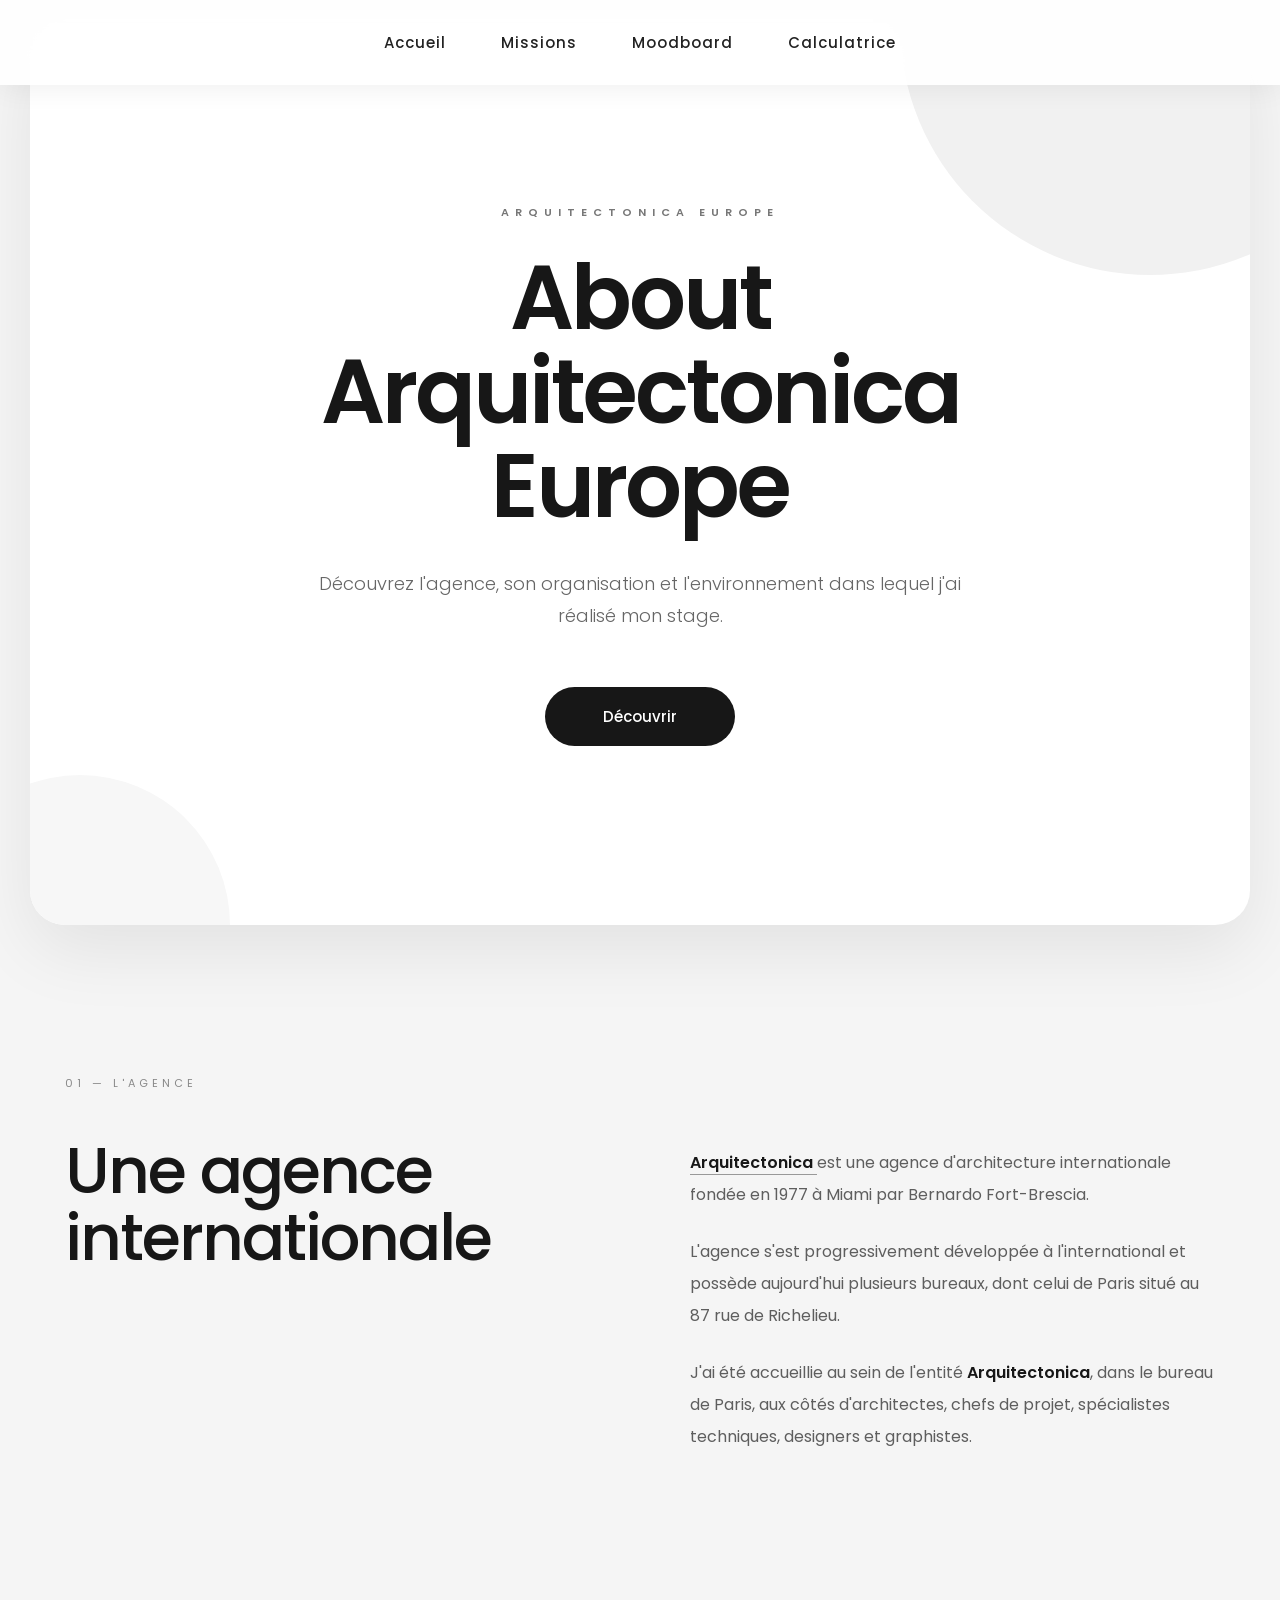
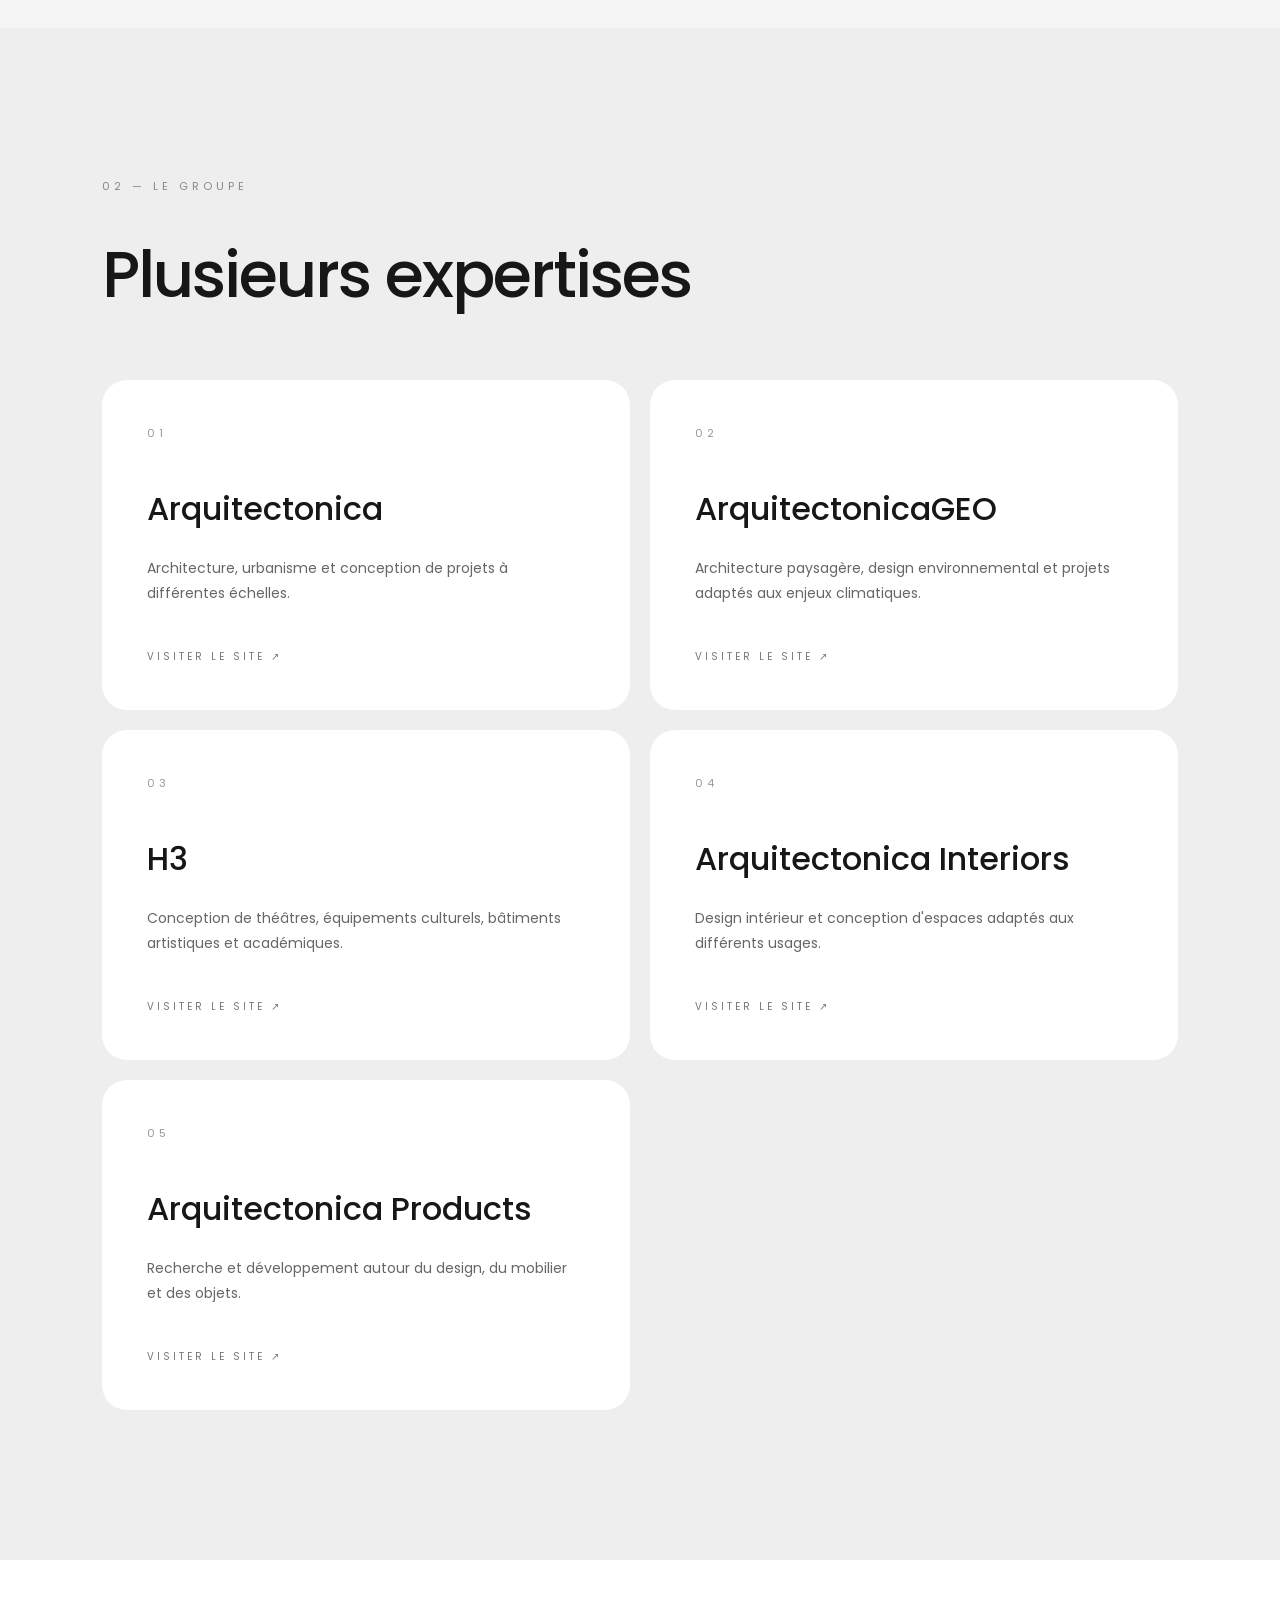
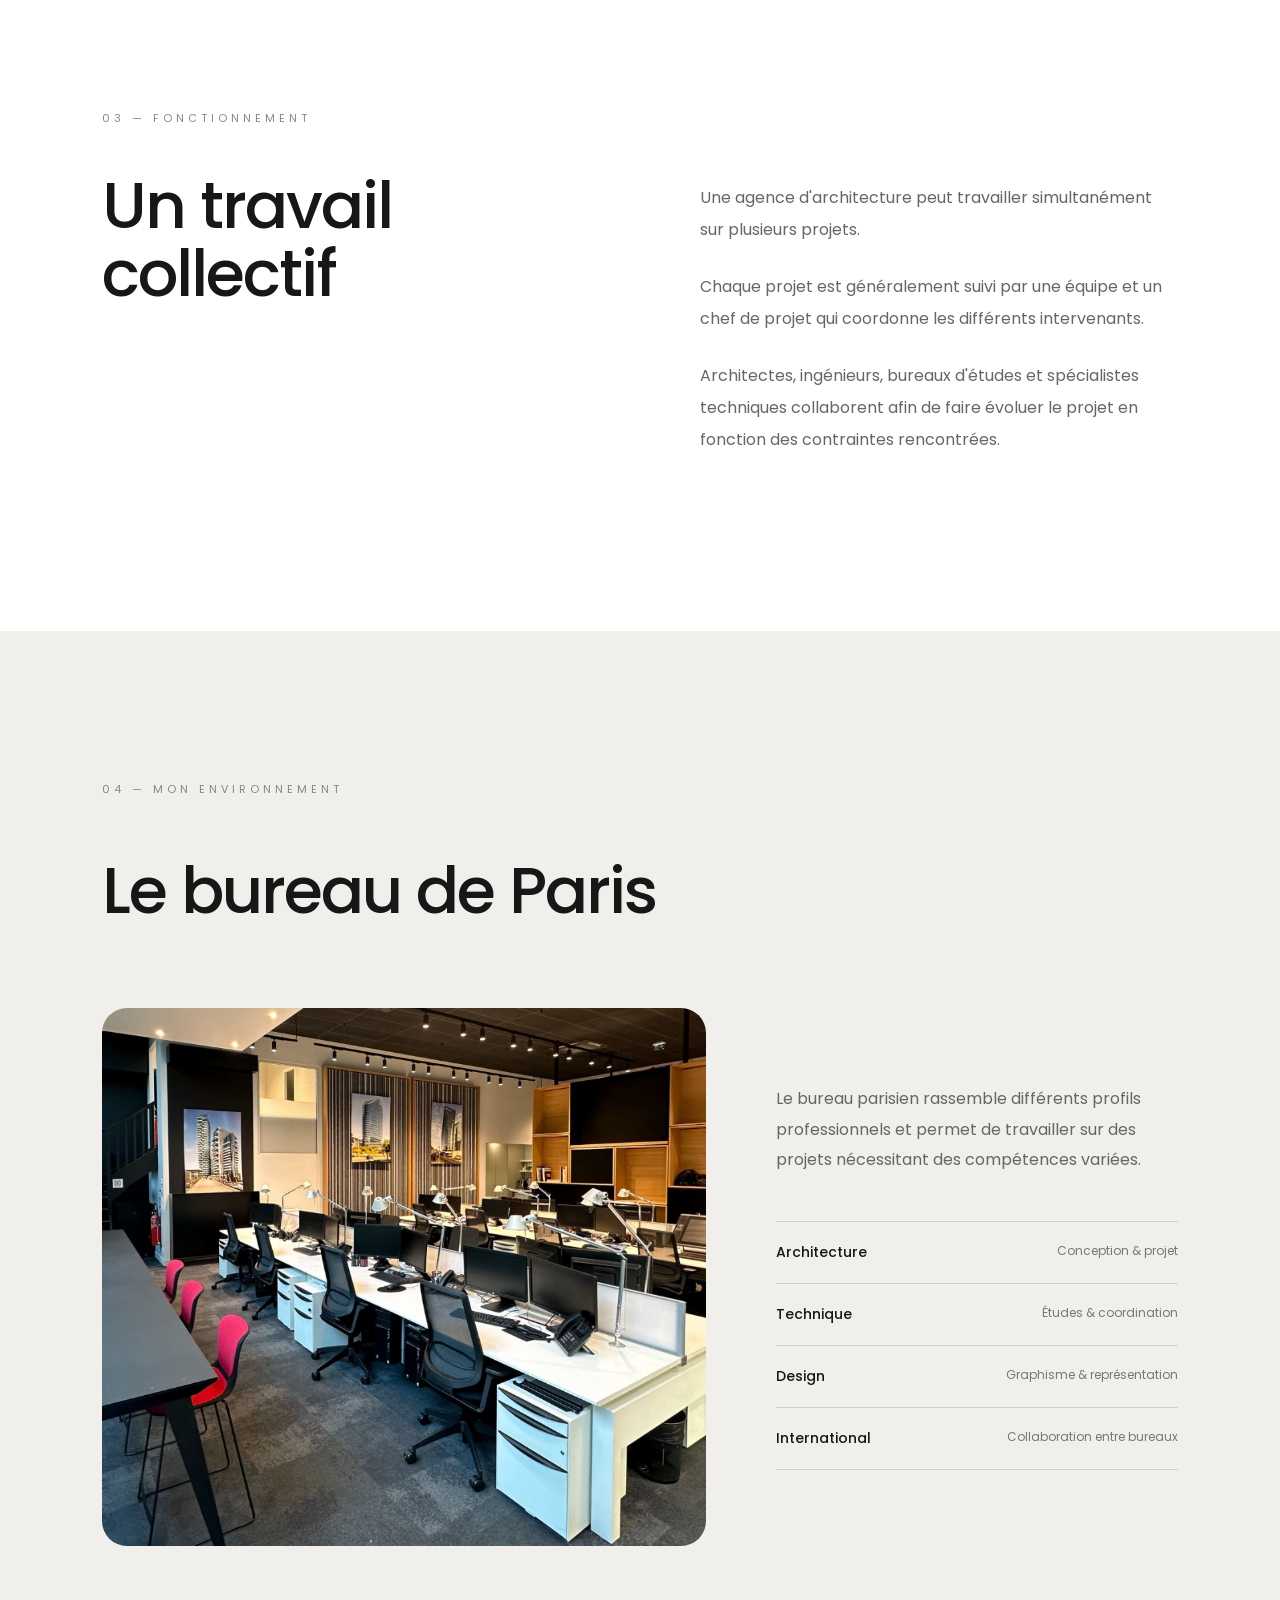
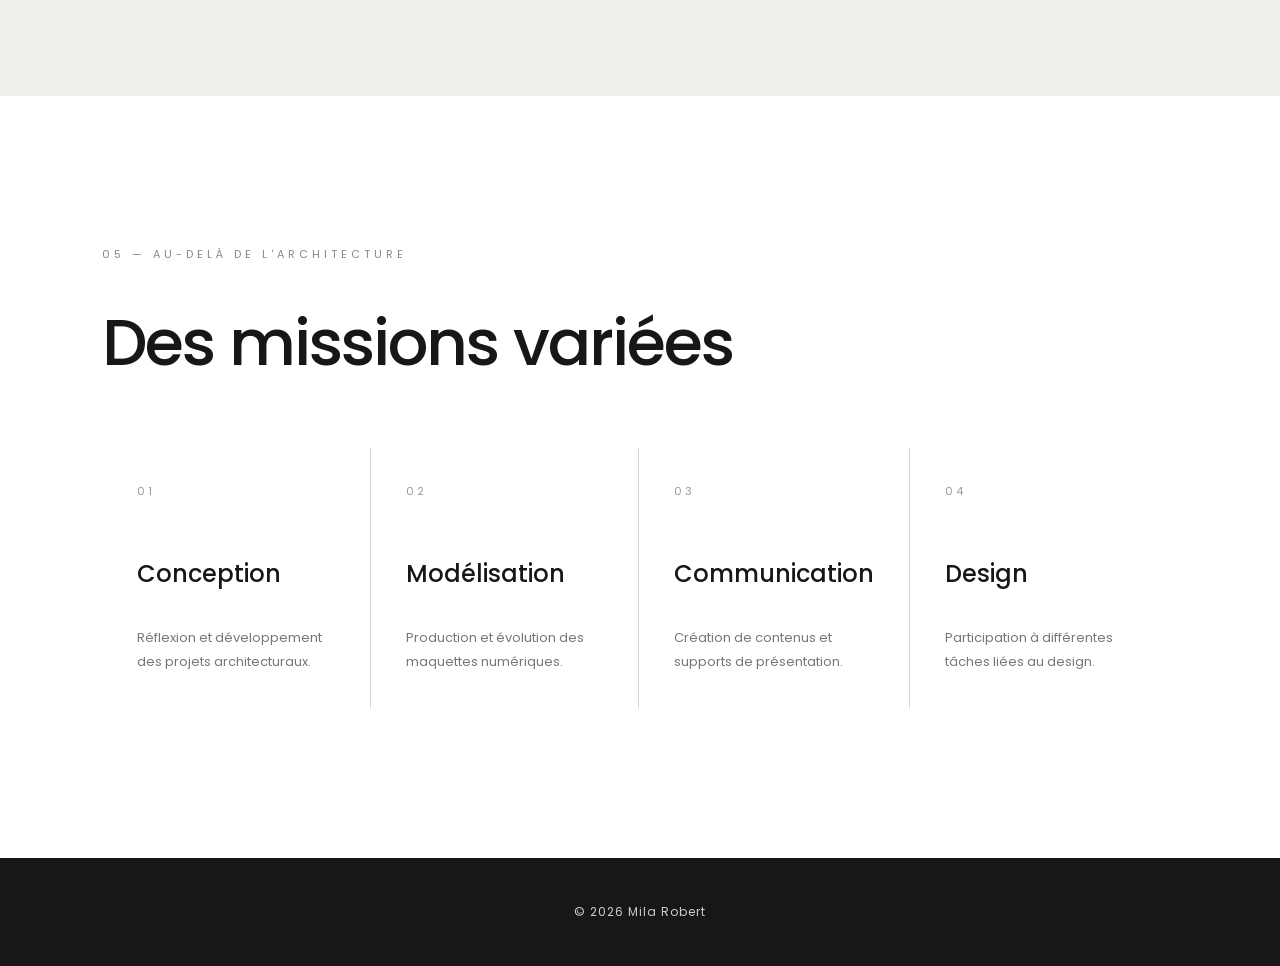
<file: site.html>
<!DOCTYPE html>
<html lang="fr">

<head>

    <meta charset="UTF-8">
    <meta name="viewport" content="width=device-width, initial-scale=1.0">

    <title>Arquitectonica Europe | About Me</title>

    <link rel="stylesheet" href="sitecss.css">

    <link rel="preconnect" href="https://fonts.googleapis.com">
    <link rel="preconnect" href="https://fonts.gstatic.com" crossorigin>

    <link href="https://fonts.googleapis.com/css2?family=Poppins:wght@300;400;500;600;700&display=swap" rel="stylesheet">

</head>


<body>


<!-- =========================
     NAVIGATION
========================= -->

<nav>

    <a href="acceuil.html">Accueil</a>

   

    <a href="mesmissions.html">Missions</a>

    <a href="moodboard.html">Moodboard</a>

    <a href="calculatrice.html">Calculatrice</a>

</nav>


<!-- =========================
     HERO
========================= -->

<header class="hero">

    <span class="small-title">
        ARQUITECTONICA EUROPE
    </span>

    <h1>
        About<br>
        Arquitectonica<br>
        Europe
    </h1>

    <p>
        Découvrez l'agence, son organisation et l'environnement
        dans lequel j'ai réalisé mon stage.
    </p>

    <a href="#histoire" class="hero-button">
        Découvrir
    </a>

</header>


<!-- =========================
     HISTOIRE
========================= -->

<section class="about-section" id="histoire">

    <span class="section-number">
        01 — L'AGENCE
    </span>

    <div class="about-grid">

        <div class="about-title">

            <h2>
                Une agence<br>
                internationale
            </h2>

        </div>


        <div class="about-text">

            <p>
                <a href="https://arquitectonica.com/" target="_blank">
                    Arquitectonica
                </a>
                est une agence d'architecture internationale fondée en
                1977 à Miami par Bernardo Fort-Brescia.
            </p>

            <p>
                L'agence s'est progressivement développée à
                l'international et possède aujourd'hui plusieurs bureaux,
                dont celui de Paris situé au 87 rue de Richelieu.
            </p>

            <p>
                J'ai été accueillie au sein de l'entité
                <strong>Arquitectonica</strong>, dans le bureau de Paris,
                aux côtés d'architectes, chefs de projet, spécialistes
                techniques, designers et graphistes.
            </p>

        </div>

    </div>

</section>


<!-- =========================
     GROUPE
========================= -->

<section class="group-section">

    <span class="section-number">
        02 — LE GROUPE
    </span>

    <h2>
        Plusieurs expertises
    </h2>


    <div class="group-grid">


        <!-- ARQUITECTONICA -->

        <a href="https://arquitectonica.com/"
           target="_blank"
           class="group-card">

            <span>01</span>

            <h3>
                Arquitectonica
            </h3>

            <p>
                Architecture, urbanisme et conception de projets
                à différentes échelles.
            </p>

            <small>
                VISITER LE SITE ↗
            </small>

        </a>


        <!-- GEO -->

        <a href="https://arquitectonicageo.com/"
           target="_blank"
           class="group-card">

            <span>02</span>

            <h3>
                ArquitectonicaGEO
            </h3>

            <p>
                Architecture paysagère, design environnemental
                et projets adaptés aux enjeux climatiques.
            </p>

            <small>
                VISITER LE SITE ↗
            </small>

        </a>


        <!-- H3 -->

        <a href="https://www.h3hc.com/"
           target="_blank"
           class="group-card">

            <span>03</span>

            <h3>
                H3
            </h3>

            <p>
                Conception de théâtres, équipements culturels,
                bâtiments artistiques et académiques.
            </p>

            <small>
                VISITER LE SITE ↗
            </small>

        </a>


        <!-- INTERIORS -->

        <a href="https://arquitectonica.com/interiors/"
           target="_blank"
           class="group-card">

            <span>04</span>

            <h3>
                Arquitectonica Interiors
            </h3>

            <p>
                Design intérieur et conception d'espaces
                adaptés aux différents usages.
            </p>

            <small>
                VISITER LE SITE ↗
            </small>

        </a>


        <!-- PRODUCTS -->

        <a href="https://arquitectonica.com/products/"
           target="_blank"
           class="group-card">

            <span>05</span>

            <h3>
                Arquitectonica Products
            </h3>

            <p>
                Recherche et développement autour du design,
                du mobilier et des objets.
            </p>

            <small>
                VISITER LE SITE ↗
            </small>

        </a>


    </div>

</section>


<!-- =========================
     FONCTIONNEMENT
========================= -->

<section class="function-section">

    <span class="section-number">
        03 — FONCTIONNEMENT
    </span>

    <div class="function-grid">

        <div>

            <h2>
                Un travail<br>
                collectif
            </h2>

        </div>


        <div>

            <p>
                Une agence d'architecture peut travailler
                simultanément sur plusieurs projets.
            </p>

            <p>
                Chaque projet est généralement suivi par une équipe
                et un chef de projet qui coordonne les différents
                intervenants.
            </p>

            <p>
                Architectes, ingénieurs, bureaux d'études et
                spécialistes techniques collaborent afin de faire
                évoluer le projet en fonction des contraintes
                rencontrées.
            </p>

        </div>

    </div>

</section>


<!-- =========================
     MON ENVIRONNEMENT
========================= -->

<section class="environment-section">

    <span class="section-number">
        04 — MON ENVIRONNEMENT
    </span>

    <h2>
        Le bureau de Paris
    </h2>

    <div class="environment-content">

        <div class="environment-image">

            <img src="image/arqui.png"
                 alt="Bureau Arquitectonica Paris">

        </div>


        <div class="environment-text">

            <p>
                Le bureau parisien rassemble différents profils
                professionnels et permet de travailler sur des
                projets nécessitant des compétences variées.
            </p>

            <div class="info-list">

                <div>
                    <strong>Architecture</strong>
                    <span>Conception & projet</span>
                </div>

                <div>
                    <strong>Technique</strong>
                    <span>Études & coordination</span>
                </div>

                <div>
                    <strong>Design</strong>
                    <span>Graphisme & représentation</span>
                </div>

                <div>
                    <strong>International</strong>
                    <span>Collaboration entre bureaux</span>
                </div>

            </div>

        </div>

    </div>

</section>


<!-- =========================
     MISSIONS
========================= -->

<section class="missions-section">

    <span class="section-number">
        05 — AU-DELÀ DE L'ARCHITECTURE
    </span>

    <h2>
        Des missions variées
    </h2>

    <div class="missions-grid">

        <div>
            <span>01</span>
            <h3>Conception</h3>
            <p>
                Réflexion et développement des projets architecturaux.
            </p>
        </div>

        <div>
            <span>02</span>
            <h3>Modélisation</h3>
            <p>
                Production et évolution des maquettes numériques.
            </p>
        </div>

        <div>
            <span>03</span>
            <h3>Communication</h3>
            <p>
                Création de contenus et supports de présentation.
            </p>
        </div>

        <div>
            <span>04</span>
            <h3>Design</h3>
            <p>
                Participation à différentes tâches liées au design.
            </p>
        </div>

    </div>

</section>


<!-- =========================
     FOOTER
========================= -->

<footer>

    <p>
        © 2026 Mila Robert
    </p>

</footer>


</body>

</html>
</file>
<file: page_corrige.css>
/* ========================= */
/* POLICE ET STYLE GÉNÉRAL */
/* ========================= */

*{
    margin:0;
    padding:0;
    box-sizing:border-box;
}

html{
    scroll-behavior:smooth;
}

body{
    font-family: "Poppins", sans-serif;
    background:#f8f8f8;
    color:#1d1d1d;
overflow-x:hidden;
}


/* ========================= */
/* NAVIGATION */
/* ========================= */

nav{
    position:fixed;
    top:0;
    left:0;

    width:100%;

    display:flex;
    justify-content:center;
    align-items:center;
    gap:55px;

    padding:18px 40px;

    background:rgba(255,255,255,.78);

    backdrop-filter:blur(18px);

    -webkit-backdrop-filter:blur(18px);

    box-shadow:0 4px 20px rgba(0,0,0,.08);

    z-index:1000;
}

nav a{

    position:relative;

    text-decoration:none;

    color:#222;

    font-weight:500;

    letter-spacing:1px;

    transition:.3s;

}
nav a::after{

    content:"";

    position:absolute;

    left:0;

    bottom:-8px;

    width:0;

    height:2px;

    background:#9d8b66;

    transition:.3s;

}

nav a:hover{

    color:#9d8b66;

}

nav a:hover::after{

    width:100%;

}

nav a:hover{

    color:#9d8b66;

}


/* ========================= */
/* HEADER */
/* ========================= */

header{
position:relative;
overflow:hidden;
    height:100vh;

    background-image:
linear-gradient(rgba(0,0,0,.45), rgba(0,0,0,.45)),
url("image/fond.jpg");
    background-size:cover;

    background-position:center;

    display:flex;

    flex-direction:column;

    justify-content:center;

    align-items:center;

    text-align:center;

    color:white;

    padding:30px;

}


header h1{
animation:apparition 1s ease;

    font-size:78px;

    font-weight:300;

    letter-spacing:8px;

    text-transform:uppercase;

    margin-bottom:25px;

    text-shadow:0 10px 30px rgba(0,0,0,.45);

}

header h2{
animation:apparition 1.2s ease;
    font-size:32px;

    font-weight:300;

    margin-bottom:18px;

}

header p{
animation:apparition 1.4s ease;

    font-size:20px;

    letter-spacing:3px;

    opacity:.9;

    margin-bottom:45px;

}


/* ========================= */
/* BOUTON */
/* ========================= */

.mission{
animation:apparition 1.6s ease;

    display:inline-block;

    margin-top:25px;

    padding:16px 42px;

    border-radius:50px;

    border:2px solid white;

    text-decoration:none;

    color:white;

    font-weight:600;

    transition:.35s;

}

.mission:hover{

    background:white;

    color:#111;

    transform:translateY(-4px);

    box-shadow:0 15px 35px rgba(255,255,255,.25);

}

.mission:hover{

    background:white;

    color:black;

}


/* ========================= */
/* SECTION */
/* ========================= */

.carte{

    width:380px;

    padding:45px;

    border-radius:24px;

    background:white;

    box-shadow:0 15px 50px rgba(0,0,0,.08);

    transition:.4s;

    text-align:center;

}

.carte:hover{

    transform:translateY(-12px);

    box-shadow:0 30px 60px rgba(0,0,0,.18);

}

/* ========================= */
/* CARTES */
/* ========================= */

.carte{
 background:#f7f7f7;

    width:380px;

    background:white;

    border-radius:18px;

    padding:40px;

    text-align:center;

    box-shadow:0 15px 40px rgba(0,0,0,.08);

    transition:.4s;

}

.carte:hover{

    transform:translateY(-12px);

    box-shadow:0 25px 50px rgba(0,0,0,.15);

}

.carte h3{

    font-size:28px;

    margin-bottom:20px;

    color:#222;

}

.carte p{

    color:#666;

    line-height:1.8;

    margin-bottom:35px;

}


/* ========================= */
/* BOUTON CARTE */
/* ========================= */

.bouton{

    display:inline-block;

    margin-top:20px;

    padding:14px 32px;

    border-radius:50px;

    background:#111;

    color:white;

    text-decoration:none;

    transition:.35s;

}

.bouton:hover{

    background:#9d8b66;

    transform:translateY(-3px);

}


/* ========================= */
/* FOOTER */
/* ========================= */

footer{

    background:#1d1d1d;

    color:white;

    padding:35px;

}

footer ul{

    display:flex;

    justify-content:center;

    gap:70px;

    list-style:none;

    flex-wrap:wrap;

}

footer a{

    color:white;

    text-decoration:none;

}

footer a:hover{

    color:#9d8b66;

}


/* ========================= */
/* RESPONSIVE */
/* ========================= */

@media(max-width:900px){

    header h1{

        font-size:45px;

    }

    header h2{

        font-size:22px;

    }

    .cartes{

        flex-direction:column;

        align-items:center;

    }

}
@keyframes apparition{

    from{

        opacity:0;

        transform:translateY(40px);

    }

    to{

        opacity:1;

        transform:translateY(0);

    }

}

/* ===== CORRECTIONS ===== */
header::before{content:"";position:absolute;inset:0;background:linear-gradient(rgba(0,0,0,.25),rgba(0,0,0,.65));}
header>*{position:relative;z-index:2;}
.cartes{display:flex;justify-content:center;align-items:stretch;gap:60px;padding:100px 10%;background:#f7f7f7;flex-wrap:wrap;}
.carte{width:380px;background:#fff;border-radius:24px;padding:45px;box-shadow:0 20px 50px rgba(0,0,0,.10);}
.carte:hover{transform:translateY(-12px) scale(1.02);box-shadow:0 30px 70px rgba(0,0,0,.18);}
footer{text-align:center;}
@media(max-width:900px){
nav{gap:20px;padding:15px;flex-wrap:wrap;}
.cartes{padding:60px 25px;}
.carte{width:100%;max-width:420px;}
}
</file>
<file: about.css>
/*==================================================
                    RESET
==================================================*/

*{
    margin:0;
    padding:0;
    box-sizing:border-box;
}

html{
    scroll-behavior:smooth;
}

body{

    font-family:'Poppins',sans-serif;
    color:#222;
    background:#fff;
    line-height:1.8;
    overflow-x:hidden;

}

img{

    display:block;
    max-width:100%;

}

a{

    text-decoration:none;

}

section{

    width:min(1200px,90%);
    margin:auto;
    padding:120px 0;

}
/*=========================================
                NAVBAR
=========================================*/

nav{

    position:fixed;

    top:0;
    left:0;

    width:100%;

    display:flex;

    justify-content:center;
    align-items:center;

    gap:45px;

    padding:28px 0;

    background:rgba(255,255,255,.92);

    backdrop-filter:blur(12px);

    box-shadow:0 2px 20px rgba(0,0,0,.06);

    z-index:1000;

}

nav a{

    color:#222;

    font-size:.95rem;

    font-weight:500;

    letter-spacing:1px;

    transition:.3s;

}

nav a:hover{

    color:#777;

}
/*==================================================
                    HERO
==================================================*/

.hero{

    min-height:100vh;

    display:flex;
    flex-direction:column;
    justify-content:center;
    align-items:center;

    text-align:center;

    color:white;

    background:

    linear-gradient(
    rgba(0,0,0,.35),
    rgba(0,0,0,.55)
    ),

    url("image/jussieu.jpg");

    background-size:cover;
    background-position:center;

}

.small-title{

    letter-spacing:6px;
    text-transform:uppercase;
    font-size:.8rem;
    margin-bottom:20px;

}

.hero h1{

    font-size:5rem;
    font-weight:600;
    margin-bottom:30px;

}

.hero p{

    max-width:850px;
    font-size:1.15rem;
    color:rgba(255,255,255,.9);

}

/*==================================================
                    ABOUT
==================================================*/

.about{

    display:grid;

    grid-template-columns:420px 1fr;

    gap:80px;

    align-items:center;

}

.about-image{

    overflow:hidden;
    border-radius:18px;

    box-shadow:0 20px 45px rgba(0,0,0,.12);

}

.about-image img{

    transition:.5s;

}

.about-image:hover img{

    transform:scale(1.05);

}

.section-subtitle{

    color:#888;
    text-transform:uppercase;
    letter-spacing:4px;
    font-size:.8rem;

}

.about-content h2{

    font-size:3rem;
    margin:20px 0;

}

.about-content p{

    color:#666;
    margin-bottom:25px;

}

/*==================================================
                    TITRES
==================================================*/

.intro-title{

    text-align:center;

    margin-bottom:80px;

}

.intro-title h1{

    font-size:3rem;

    margin-bottom:20px;

}

.intro-title p{

    color:#666;

    max-width:700px;

    margin:auto;

}

/*==================================================
                TIMELINE
==================================================*/

.timeline{

    border-left:3px solid #111;

    padding-left:50px;

}

.timeline-item{

    position:relative;

    margin-bottom:60px;

}

.timeline-item::before{

    content:"";

    position:absolute;

    width:18px;
    height:18px;

    background:#111;

    border-radius:50%;

    left:-61px;
    top:8px;

}

.timeline-item span{

    color:#888;
    font-size:.9rem;

}

.timeline-item h2{

    margin:10px 0;

    font-size:1.8rem;

}

.timeline-item p{

    color:#666;

}

/*==================================================
                SKILLS
==================================================*/

.skills-grid{

    display:grid;

    grid-template-columns:repeat(3,1fr);

    gap:35px;

}

.skill-card{

    background:#fafafa;

    padding:45px;

    border-radius:18px;

    transition:.35s;

}

.skill-card:hover{

    transform:translateY(-8px);

    box-shadow:0 20px 45px rgba(0,0,0,.08);

}

.skill-card h3{

    margin-bottom:25px;

    font-size:1.5rem;

}

.skill-card ul{

    list-style:none;

}

.skill-card li{

    margin-bottom:15px;

    color:#666;

}

/*==================================================
                STATS
==================================================*/

.stats{

    display:grid;

    grid-template-columns:repeat(4,1fr);

    gap:30px;

}

.stat{

    background:#fafafa;

    border-radius:18px;

    padding:50px;

    text-align:center;

    transition:.35s;

}

.stat:hover{

    transform:translateY(-8px);

    box-shadow:0 20px 45px rgba(0,0,0,.08);

}

.stat h2{

    font-size:3rem;

    margin-bottom:15px;

}

.stat p{

    color:#666;

}

/*==================================================
                FOOTER
==================================================*/

footer{

    margin-top:120px;

    background:#111;

    padding:60px;

}

footer ul{

    list-style:none;

    display:flex;

    justify-content:center;

    gap:60px;

}

footer li{

    color:white;

}

/*==================================================
                ANIMATION
==================================================*/

.hero>*,
.about,
.timeline-item,
.skill-card,
.stat{

    animation:fadeUp .8s ease;

}

@keyframes fadeUp{

    from{

        opacity:0;

        transform:translateY(40px);

    }

    to{

        opacity:1;

        transform:translateY(0);

    }

}

/*==================================================
                RESPONSIVE
==================================================*/

@media(max-width:1000px){

.about{

grid-template-columns:1fr;

text-align:center;

}

.about-image{

max-width:400px;

margin:auto;

}

.skills-grid{

grid-template-columns:1fr;

}

.stats{

grid-template-columns:repeat(2,1fr);

}

.hero h1{

font-size:3.5rem;

}

}

@media(max-width:700px){

.timeline{

border-left:none;

padding-left:0;

}

.timeline-item::before{

display:none;

}

.stats{

grid-template-columns:1fr;

}

footer ul{

flex-direction:column;

gap:20px;

text-align:center;

}

.hero h1{

font-size:2.8rem;

}

}
</file>
<file: programme.css>
/* ==================================================
                    RESET
================================================== */

* {
    margin: 0;
    padding: 0;
    box-sizing: border-box;
}

html {
    scroll-behavior: smooth;
}

body {
    font-family: 'Poppins', sans-serif;
    background: #faf9f7;
    color: #222;
    line-height: 1.8;
    overflow-x: hidden;
}

img {
    display: block;
    max-width: 100%;
}

a {
    text-decoration: none;
}


/* ==================================================
                    NAVBAR
================================================== */

nav {
    position: fixed;

    top: 0;
    left: 0;

    width: 100%;

    display: flex;
    justify-content: center;
    align-items: center;

    gap: 45px;

    padding: 28px 0;

    background: rgba(255,255,255,.85);

    backdrop-filter: blur(16px);
    -webkit-backdrop-filter: blur(16px);

    z-index: 999;

    transition: .4s;

    border-bottom: 1px solid rgba(0,0,0,.05);
}

nav a {
    color: #222;

    font-size: .95rem;

    font-weight: 500;

    letter-spacing: 1px;

    transition: .3s;

    position: relative;
}

nav a::after {
    content: "";

    position: absolute;

    left: 0;
    bottom: -8px;

    width: 0;
    height: 2px;

    background: #222;

    transition: .3s;
}

nav a:hover::after {
    width: 100%;
}

nav a:hover {
    color: #000;
}


/* ==================================================
                    HERO
================================================== */

.hero {
    position: relative;

    height: 100vh;

    display: flex;

    flex-direction: column;

    justify-content: center;

    align-items: center;

    text-align: center;

    padding: 0 10%;

    color: white;

    background:
        linear-gradient(
            rgba(0,0,0,.30),
            rgba(0,0,0,.60)
        ),
        url("image/i.png");

    background-size: cover;

    background-position: center;

    background-repeat: no-repeat;
}


/* petit titre */

.small-title {
    letter-spacing: 8px;

    text-transform: uppercase;

    font-size: .85rem;

    margin-bottom: 25px;

    opacity: .9;
}


/* grand titre */

.hero h1 {
    font-size: 5.2rem;

    font-weight: 600;

    line-height: 1.1;

    margin-bottom: 30px;

    max-width: 950px;
}


/* texte */

.hero p {
    max-width: 850px;

    color: rgba(255,255,255,.92);

    font-size: 1.15rem;

    line-height: 2;
}


/* ==================================================
                    ANIMATIONS
================================================== */

.hero > * {
    animation: fadeUp .9s ease;
}

@keyframes fadeUp {

    from {
        opacity: 0;
        transform: translateY(35px);
    }

    to {
        opacity: 1;
        transform: translateY(0);
    }

}


/* ==================================================
                    PYTHON
================================================== */

.python-section {
    width: min(1300px, 90%);

    margin: auto;

    padding: 140px 0;
}


/* numéro */

.section-number {
    display: block;

    color: #888;

    text-transform: uppercase;

    letter-spacing: 5px;

    font-size: .8rem;

    margin-bottom: 20px;
}


/* titre */

.python-section > h2 {
    font-size: 3.2rem;

    font-weight: 600;

    color: #111;

    margin-bottom: 20px;
}


/* introduction */

.section-intro {
    max-width: 800px;

    color: #666;

    font-size: 1.05rem;

    line-height: 2;

    margin-bottom: 80px;
}


/* ==================================================
                CARTES PYTHON
================================================== */

.python-card {
    display: grid;

    grid-template-columns: 1.1fr .9fr;

    gap: 80px;

    align-items: center;

    margin-bottom: 120px;
}


/* une carte sur deux inversée */

.python-card.reverse {
    grid-template-columns: .9fr 1.1fr;
}


/* image */

.python-image {
    overflow: hidden;

    border-radius: 20px;

    box-shadow:
        0 30px 70px rgba(0,0,0,.12);
}

.python-image img {
    width: 100%;

    transition: .6s;
}

.python-image:hover img {
    transform: scale(1.04);
}


/* ==================================================
                    TEXTE PYTHON
================================================== */

.python-text {
    padding: 20px;
}

.python-text span {
    display: block;

    color: #888;

    text-transform: uppercase;

    letter-spacing: 5px;

    font-size: .8rem;

    margin-bottom: 20px;
}

.python-text h3 {
    font-size: 2.5rem;

    font-weight: 500;

    margin-bottom: 25px;

    color: #111;
}

.python-text p {
    color: #666;

    line-height: 2;

    margin-bottom: 25px;

    max-width: 550px;
}


/* ==================================================
                ANIMATION PYTHON
================================================== */

.python-card {
    animation: fadeUp .9s ease;
}


/* ==================================================
                    RESPONSIVE
================================================== */

@media (max-width: 1050px) {

    .hero h1 {
        font-size: 3.8rem;
    }

    .python-card,
    .python-card.reverse {
        grid-template-columns: 1fr;
    }

}


@media (max-width: 700px) {

    nav {
        flex-wrap: wrap;

        gap: 15px;

        padding: 18px;
    }

    nav a {
        font-size: .9rem;
    }

    .hero {
        padding: 0 8%;
    }

    .hero h1 {
        font-size: 2.8rem;
    }

    .hero p {
        font-size: 1rem;
    }

    .python-section {
        padding: 90px 0;
    }

    .python-section > h2 {
        font-size: 2rem;
    }

    .python-text h3 {
        font-size: 2rem;
    }

}
/* ==================================================
                    REVIT
================================================== */

.tools-section {
    width: 100%;

    padding: 140px 0;

    background: #f3f1ed;
}

.tools-section > .section-number,
.tools-section > h2 {
    width: min(1300px, 90%);

    margin-left: auto;
    margin-right: auto;
}

.tools-section > h2 {
    font-size: 3.2rem;

    font-weight: 600;

    color: #111;

    margin-bottom: 70px;
}


/* carte Revit */

.tool-card {
    width: min(1250px, 90%);

    margin: auto;

    display: grid;

    grid-template-columns: 1fr 1fr;

    gap: 80px;

    align-items: center;

    background: white;

    padding: 60px;

    border-radius: 20px;

    box-shadow:
        0 20px 50px rgba(0,0,0,.07);

    transition: .35s;
}

.tool-card:hover {
    transform: translateY(-8px);

    box-shadow:
        0 30px 70px rgba(0,0,0,.11);
}


.tool-card h3 {
    font-size: 2rem;

    font-weight: 500;

    margin-bottom: 20px;

    color: #111;
}

.tool-card p {
    color: #666;

    line-height: 2;

    max-width: 500px;
}


/* liste */

.tool-list {
    display: grid;

    grid-template-columns: 1fr 1fr;

    gap: 0;

    border-top: 1px solid #ddd;
}

.tool-list span {
    padding: 18px 5px;

    border-bottom: 1px solid #ddd;

    color: #555;

    font-size: .9rem;
}


/* ==================================================
                AUTRES OUTILS
================================================== */

.other-tools {
    width: min(1300px, 92%);

    margin: auto;

    padding: 140px 0;
}

.other-tools h2 {
    font-size: 3.2rem;

    font-weight: 600;

    color: #111;

    margin-bottom: 70px;
}


/* grille */

.tools-grid {
    display: grid;

    grid-template-columns: repeat(2, 1fr);

    gap: 30px;
}


/* cartes */

.small-tool {
    background: white;

    padding: 45px;

    border-radius: 20px;

    box-shadow:
        0 18px 45px rgba(0,0,0,.06);

    transition: .35s;
}

.small-tool:hover {
    transform: translateY(-10px);

    box-shadow:
        0 30px 70px rgba(0,0,0,.12);
}

.small-tool h3 {
    font-size: 1.6rem;

    margin-bottom: 20px;

    color: #111;
}

.small-tool p {
    color: #666;

    line-height: 1.9;
}


/* ==================================================
                    WORKFLOW
================================================== */

.synthese {
    width: 100%;

    padding: 140px 0;

    background: #f3f2f0;
}

.synthese > .section-number,
.synthese > h2 {
    width: min(1300px, 92%);

    margin-left: auto;
    margin-right: auto;
}

.synthese h2 {
    font-size: 3.2rem;

    font-weight: 600;

    color: #111;

    margin-bottom: 70px;
}


/* grille workflow */

.workflow {
    width: min(1350px, 94%);

    margin: auto;

    display: grid;

    grid-template-columns: repeat(4, 1fr);

    gap: 35px;
}


/* cartes */

.workflow > div {
    background: white;

    border-radius: 20px;

    padding: 45px;

    text-align: center;

    box-shadow:
        0 18px 45px rgba(0,0,0,.06);

    transition: .35s;
}

.workflow > div:hover {
    transform: translateY(-10px);

    box-shadow:
        0 35px 70px rgba(0,0,0,.12);
}


/* gros numéro / nom */

.workflow strong {
    display: block;

    font-size: 2rem;

    color: #d2b48c;

    margin-bottom: 20px;

    font-weight: 600;
}

.workflow p {
    color: #666;

    line-height: 1.9;
}


/* ==================================================
                    FOOTER
================================================== */

footer {
    margin-top: 120px;

    background: #111;

    padding: 70px 0;

    color: white;
}

footer p {
    width: min(1200px, 90%);

    margin: auto;

    text-align: center;

    color: white;

    font-size: .95rem;

    opacity: .9;
}


/* ==================================================
                    SCROLLBAR
================================================== */

::-webkit-scrollbar {
    width: 10px;
}

::-webkit-scrollbar-track {
    background: #efefef;
}

::-webkit-scrollbar-thumb {
    background: #b8b8b8;

    border-radius: 20px;
}

::-webkit-scrollbar-thumb:hover {
    background: #8a8a8a;
}


/* ==================================================
                    RESPONSIVE
================================================== */

@media (max-width: 1050px) {

    .tool-card {
        grid-template-columns: 1fr;

        padding: 45px;
    }

    .workflow {
        grid-template-columns: repeat(2, 1fr);
    }

    .tools-grid {
        grid-template-columns: repeat(2, 1fr);
    }
}


@media (max-width: 700px) {

    .tools-section {
        padding: 90px 0;
    }

    .other-tools {
        padding: 90px 0;
    }

    .synthese {
        padding: 90px 0;
    }

    .tools-section > h2,
    .other-tools h2,
    .synthese h2 {
        font-size: 2rem;
    }

    .tools-grid {
        grid-template-columns: 1fr;
    }

    .workflow {
        grid-template-columns: 1fr;
    }

    .tool-card {
        padding: 35px;
    }

}
</file>
<file: css-missions.css>
/* =========================================
   RESET
========================================= */

*{
    margin:0;
    padding:0;
    box-sizing:border-box;
}

html{
    scroll-behavior:smooth;
}

body{

    font-family:'Poppins',sans-serif;
    color:#222;
    background:#ffffff;
    overflow-x:hidden;
    line-height:1.7;

}

img{
    max-width:100%;
    display:block;
}

a{
    text-decoration:none;
}

section{

    width:min(1200px,90%);
    margin:auto;
    padding:120px 0;

}

/* =========================================
   NAVIGATION
========================================= */


/* ==================================================
                    NAVBAR
================================================== */

/* =====================================================
   NAVIGATION — IDENTIQUE À LA PAGE DE RÉFÉRENCE
===================================================== */

nav {

    position: fixed;

    top: 0;

    left: 0;

    width: 100%;

    display: flex;

    justify-content: center;

    align-items: center;

    gap: 45px;

    padding: 28px 0;

    background: rgba(255,255,255,.85);

    backdrop-filter: blur(16px);

    -webkit-backdrop-filter: blur(16px);

    z-index: 999;

    transition: .4s;

    border-bottom: 1px solid rgba(0,0,0,.05);

}


nav a {
    color: #222;

    font-family: "Poppins", sans-serif;

    font-size: 0.95rem;

    font-weight: 500;

    letter-spacing: 1px;

    line-height: normal;

    text-decoration: none;

    transition: 0.3s;

    position: relative;
}


nav a::after {

    content: "";

    position: absolute;

    left: 0;

    bottom: -8px;

    width: 0;

    height: 2px;

    background: #222;

    transition: .3s;

}


nav a:hover::after {

    width: 100%;

}


nav a:hover {

    color: #000;

}/* =========================================
   HERO
========================================= */

.hero{

    min-height:100vh;

    display:flex;

    flex-direction:column;

    justify-content:center;

    align-items:center;

    text-align:center;

    padding:0 10%;

    color:white;

    background:

    linear-gradient(
    rgba(0,0,0,.25),
    rgba(0,0,0,.55)
    ),

    url("image/projet.jpg");

    background-size:cover;

    background-position:center;

    background-repeat:no-repeat;

}

.small-title{

    font-size:.85rem;

    letter-spacing:6px;

    text-transform:uppercase;

    margin-bottom:25px;

    opacity:.9;

}

.hero h1{

    font-size:5rem;

    font-weight:600;

    max-width:900px;

    margin-bottom:35px;

    line-height:1.15;

}

.hero p{

    max-width:850px;

    color:rgba(255,255,255,.92);

    font-size:1.15rem;

    line-height:2;

}

/* =========================================
   ANIMATIONS
========================================= */

.hero>*{

    animation:fadeUp 1s ease forwards;

}

@keyframes fadeUp{

    from{

        opacity:0;

        transform:translateY(40px);

    }

    to{

        opacity:1;

        transform:translateY(0);

    }

}

/* =========================================
   RESPONSIVE
========================================= */

@media(max-width:1000px){

    .hero h1{
        font-size:3.6rem;
    }

    .hero p{
        font-size:1rem;
    }

}

@media(max-width:700px){

    .hero h1{
        font-size:2.6rem;
    }

    .hero{
        padding:0 8%;
    }

}
/*=========================================
      INTRO
=========================================*/

.intro{

    padding-top:140px;

}

.intro-title{

    text-align:center;

    margin-bottom:80px;

}

.intro-title h1{

    font-size:3.2rem;

    font-weight:600;

    color:#111;

    margin-bottom:20px;

}

.intro-title p{

    max-width:750px;

    margin:auto;

    color:#666;

    font-size:1.05rem;

    line-height:1.9;

}

/*=========================================
      MISSIONS
=========================================*/

.recherche{

    background:#ffffff;

    border-radius:20px;

    padding:70px;

    box-shadow:0 18px 45px rgba(0,0,0,.07);

    transition:.35s;

}

.recherche:hover{

    transform:translateY(-8px);

    box-shadow:0 28px 60px rgba(0,0,0,.12);

}

.recherche h2{

    font-size:2rem;

    margin-bottom:35px;

    color:#111;

    position:relative;

}

.recherche h2::after{

    content:"";

    display:block;

    width:90px;

    height:3px;

    background:black;

    margin-top:15px;

}

.recherche ul{

    list-style:none;

    margin-top:40px;

}

.recherche li{

    position:relative;

    padding-left:38px;

    margin-bottom:28px;

    font-size:1.05rem;

    color:#555;

    line-height:1.9;

}

.recherche li::before{

    content:"";

    position:absolute;

    left:0;
    top:12px;

    width:12px;
    height:12px;

    border-radius:50%;

    background:#111;

}

/*=========================================
      PETITES CARTES
=========================================*/

.cards{

    display:grid;

    grid-template-columns:repeat(3,1fr);

    gap:35px;

    margin-top:90px;

}

.card{

    background:#fafafa;

    padding:45px;

    border-radius:18px;

    transition:.35s;

}

.card:hover{

    transform:translateY(-8px);

    box-shadow:0 20px 45px rgba(0,0,0,.08);

}

.card h3{

    font-size:1.5rem;

    margin-bottom:18px;

}

.card p{

    color:#666;

    line-height:1.8;

}

/*=========================================
      RESPONSIVE
=========================================*/

@media(max-width:900px){

.cards{

grid-template-columns:1fr;

}

.recherche{

padding:45px;

}

.intro-title h1{

font-size:2.6rem;

}

}
/*=========================================
      PROJETS
=========================================*/

.projet{

    width:min(1300px,90%);
    margin:auto;
    padding:120px 0;

}

.projet>h1{

    text-align:center;

    font-size:3.2rem;

    margin-bottom:30px;

}

.projet>p{

    max-width:850px;

    margin:auto;

    text-align:center;

    color:#666;

    line-height:1.9;

    margin-bottom:90px;

}

/*==============================*/

.project-card{

    display:grid;

    grid-template-columns:45% 55%;

    min-height:450px;

    margin-bottom:80px;

    background:white;

    overflow:hidden;

    border-radius:18px;

    box-shadow:0 20px 45px rgba(0,0,0,.08);

    transition:.4s;

}

.project-card:hover{

    transform:translateY(-8px);

    box-shadow:0 35px 70px rgba(0,0,0,.12);

}

/*==============================*/

.project-image{

    overflow:hidden;

}

.project-image img{

    width:100%;

    height:100%;

    object-fit:cover;

    transition:.6s;

}

.project-card:hover img{

    transform:scale(1.08);

}

/*==============================*/

.project-content{

    padding:60px;

    display:flex;

    flex-direction:column;

    justify-content:center;

}

.project-content h2{

    font-size:2rem;

    margin-bottom:30px;

}

.project-content p{

    color:#666;

    margin-bottom:30px;

    line-height:1.9;

}

.project-content ul{

    list-style:none;

}

.project-content li{

    position:relative;

    padding-left:30px;

    margin-bottom:18px;

    color:#555;

}

.project-content li::before{

    content:"";

    position:absolute;

    left:0;

    top:10px;

    width:10px;

    height:10px;

    background:#111;

    border-radius:50%;

}

/*=========================================
      EXPERTISES
=========================================*/

.expertises{

    text-align:center;

    padding:140px 0;

}

.expertises p{

    max-width:800px;

    margin:30px auto 60px;

    color:#666;

    line-height:1.9;

}

.btn{

    display:inline-block;

    padding:18px 45px;

    border:2px solid #111;

    color:#111;

    font-weight:500;

    transition:.35s;

}

.btn:hover{

    background:#111;

    color:white;

}

/*=========================================
      RESPONSIVE
=========================================*/

@media(max-width:950px){

.project-card{

grid-template-columns:1fr;

}

.project-image{

height:300px;

}

.project-content{

padding:40px;

}

}
/*=========================================
        EXPERTISES
=========================================*/

.expertises{

    width:min(1400px,92%);
    margin:auto;
    padding:140px 0;

}

.expertises .intro-title{

    text-align:center;
    margin-bottom:80px;

}

.expertises-grid{

    display:grid;

    grid-template-columns:repeat(3,1fr);

    gap:35px;

}

/*========================*/

.expertise-card{

    position:relative;

    height:360px;

    overflow:hidden;

    border-radius:18px;

    cursor:pointer;

}

.expertise-card img{

    width:100%;
    height:100%;

    object-fit:cover;

    transition:.6s;

}

.expertise-card:hover img{

    transform:scale(1.08);

}

/*========================*/

.expertise-overlay{

    position:absolute;

    inset:0;

    background:

    linear-gradient(

    rgba(0,0,0,.15),

    rgba(0,0,0,.65)

    );

    display:flex;

    align-items:flex-end;

    padding:35px;

    transition:.35s;

}

.expertise-card:hover .expertise-overlay{

    background:

    linear-gradient(

    rgba(0,0,0,.05),

    rgba(0,0,0,.75)

    );

}

.expertise-overlay h2{

    color:white;

    font-size:2rem;

    font-weight:500;

}

/*=========================================
      DOCUMENTATION
=========================================*/

.documentation{

    width:min(1200px,90%);
    margin:auto;

    padding:130px 0;

}

.documentation ul{

    display:grid;

    grid-template-columns:repeat(2,1fr);

    gap:25px;

    list-style:none;

    margin-top:50px;

}

.documentation li{

    background:#fafafa;

    padding:35px;

    border-left:5px solid #111;

    font-weight:500;

    transition:.35s;

}

.documentation li:hover{

    transform:translateX(8px);

    background:white;

    box-shadow:0 15px 35px rgba(0,0,0,.08);

}

/*=========================================
      FOOTER
=========================================*/

footer{

    background:#111;

    padding:60px;

    margin-top:120px;

}

footer ul{

    display:flex;

    justify-content:center;

    gap:60px;

    list-style:none;

}

footer li{

    color:white;

    opacity:.8;

}

/*=========================================
      RESPONSIVE
=========================================*/

@media(max-width:1100px){

.expertises-grid{

grid-template-columns:repeat(2,1fr);

}

}

@media(max-width:750px){

.expertises-grid{

grid-template-columns:1fr;

}

.documentation ul{

grid-template-columns:1fr;

}

footer ul{

flex-direction:column;

text-align:center;

gap:20px;

}

}
</file>
<file: sitecss.css>
/* =====================================================
   ABOUT.CSS
   PAGE ARQUITECTONICA EUROPE
===================================================== */


/* =========================
   RESET
========================= */

* {
    margin: 0;
    padding: 0;
    box-sizing: border-box;
}

html {
    scroll-behavior: smooth;
}

body {
    font-family: "Poppins", sans-serif;
    background: #f5f5f5;
    color: #171717;
    overflow-x: hidden;
}

a {
    color: inherit;
}


/* =========================
   NAVIGATION
========================= */

nav {

    position: fixed;

    top: 0;
    left: 0;

    width: 100%;
    height: 85px;

    display: flex;

    justify-content: center;
    align-items: center;

    gap: 55px;

    background: rgba(255,255,255,0.88);

    backdrop-filter: blur(16px);
    -webkit-backdrop-filter: blur(16px);

    z-index: 1000;

    box-shadow: 0 5px 25px rgba(0,0,0,0.06);

    transition: 0.35s ease;
}


nav a {

    position: relative;

    text-decoration: none;

    color: #222;

    font-size: 15px;

    letter-spacing: 1px;

    font-weight: 500;

    transition: 0.35s ease;
}


nav a::after {

    content: "";

    position: absolute;

    left: 0;
    bottom: -8px;

    width: 0;
    height: 2px;

    background: #9d8b66;

    transition: 0.35s ease;
}


nav a:hover {

    color: #9d8b66;

    transform: translateY(-2px);
}


nav a:hover::after {

    width: 100%;
}


/* =========================
   HERO
========================= */

.hero {

    min-height: 100vh;

    margin: 25px 30px 0;

    border-radius: 35px;

    display: flex;

    flex-direction: column;

    justify-content: center;

    align-items: center;

    text-align: center;

    padding: 120px 40px;

    color: #171717;

    background: #ffffff;

    box-shadow:
        0 25px 70px rgba(0,0,0,0.08);

    animation: heroAppear 1s ease forwards;

    position: relative;

    overflow: hidden;
}


/* légère forme décorative */

.hero::before {

    content: "";

    position: absolute;

    width: 500px;
    height: 500px;

    border-radius: 50%;

    background: #f1f1f1;

    top: -250px;
    right: -150px;

    z-index: 0;
}


.hero::after {

    content: "";

    position: absolute;

    width: 300px;
    height: 300px;

    border-radius: 50%;

    background: #f7f7f7;

    bottom: -150px;
    left: -100px;

    z-index: 0;
}


.hero > * {

    position: relative;

    z-index: 2;
}


.small-title {

    font-size: 11px;

    letter-spacing: 6px;

    font-weight: 600;

    margin-bottom: 30px;

    color: #777;

    animation: fadeUp 0.8s ease 0.2s both;
}


.hero h1 {

    font-size: clamp(52px, 7vw, 100px);

    line-height: 1.05;

    font-weight: 600;

    margin-bottom: 35px;

    letter-spacing: -3px;

    animation: fadeUp 0.8s ease 0.35s both;
}


.hero p {

    max-width: 650px;

    font-size: 18px;

    line-height: 1.8;

    font-weight: 300;

    color: #666;

    animation: fadeUp 0.8s ease 0.5s both;
}


/* =========================
   BOUTON HERO
========================= */

.hero-button {

    display: inline-flex;

    justify-content: center;
    align-items: center;

    margin-top: 55px;

    min-width: 190px;

    padding: 18px 40px;

    border-radius: 50px;

    background: #171717;

    color: white;

    text-decoration: none;

    font-size: 15px;

    font-weight: 500;

    transition:
        transform 0.35s ease,
        background 0.35s ease,
        box-shadow 0.35s ease;

    animation: fadeUp 0.8s ease 0.65s both;
}


.hero-button:hover {

    transform: translateY(-6px);

    background: #9d8b66;

    box-shadow: 0 15px 35px rgba(0,0,0,0.18);
}


/* =========================
   SECTIONS
========================= */

.about-section,
.group-section,
.function-section,
.environment-section,
.missions-section {

    max-width: 1250px;

    margin: 0 auto;

    padding: 150px 50px;
}


.section-number {

    display: block;

    font-size: 11px;

    letter-spacing: 4px;

    color: #888;

    margin-bottom: 45px;
}


/* =========================
   ABOUT
========================= */

.about-grid {

    display: grid;

    grid-template-columns: 1fr 1fr;

    gap: 100px;

    align-items: start;
}


.about-title h2 {

    font-size: clamp(45px, 5vw, 70px);

    line-height: 1.05;

    font-weight: 500;

    letter-spacing: -2px;
}


.about-text {

    padding-top: 10px;
}


.about-text p {

    font-size: 16px;

    line-height: 2;

    color: #5e5e5e;

    margin-bottom: 25px;
}


.about-text strong {

    color: #171717;

    font-weight: 600;
}


.about-text a {

    color: #171717;

    font-weight: 600;

    text-decoration: none;

    border-bottom: 1px solid #999;

    transition: 0.3s ease;
}


.about-text a:hover {

    color: #9d8b66;

    border-color: #9d8b66;
}


/* =========================
   GROUPE
========================= */

.group-section {

    max-width: none;

    background: #eeeeee;

    padding-left: 8%;
    padding-right: 8%;
}


.group-section > h2 {

    font-size: clamp(45px, 5vw, 70px);

    font-weight: 500;

    line-height: 1.1;

    margin-bottom: 70px;

    letter-spacing: -2px;
}


.group-grid {

    max-width: 1200px;

    margin: auto;

    display: grid;

    grid-template-columns: repeat(2, 1fr);

    gap: 20px;
}


.group-card {

    min-height: 330px;

    padding: 45px;

    background: #ffffff;

    border-radius: 25px;

    text-decoration: none;

    display: flex;

    flex-direction: column;

    justify-content: space-between;

    transition:
        transform 0.45s ease,
        box-shadow 0.45s ease,
        background 0.45s ease;

    animation: fadeUp 0.8s ease both;
}


.group-card:hover {

    transform: translateY(-10px);

    box-shadow:
        0 25px 55px rgba(0,0,0,0.10);

    background: #faf9f7;
}


.group-card > span {

    font-size: 11px;

    letter-spacing: 4px;

    color: #999;
}


.group-card h3 {

    font-size: 32px;

    font-weight: 500;

    margin-top: 35px;

    margin-bottom: 15px;

    transition: 0.35s ease;
}


.group-card:hover h3 {

    color: #9d8b66;
}


.group-card p {

    font-size: 14px;

    line-height: 1.8;

    color: #666;

    max-width: 450px;
}


.group-card small {

    margin-top: 35px;

    font-size: 10px;

    letter-spacing: 3px;

    color: #777;

    transition: 0.35s ease;
}


.group-card:hover small {

    color: #9d8b66;

    letter-spacing: 4px;
}


/* =========================
   FONCTIONNEMENT
========================= */

.function-section {

    max-width: none;

    background: #ffffff;

    padding-left: 8%;
    padding-right: 8%;
}


.function-grid {

    max-width: 1200px;

    margin: auto;

    display: grid;

    grid-template-columns: 1fr 1fr;

    gap: 120px;
}


.function-grid h2 {

    font-size: clamp(45px, 5vw, 70px);

    line-height: 1.05;

    font-weight: 500;

    letter-spacing: -2px;
}


.function-grid > div:last-child {

    padding-top: 10px;
}


.function-grid p {

    max-width: 600px;

    font-size: 16px;

    line-height: 2;

    color: #666;

    margin-bottom: 25px;
}


/* =========================
   ENVIRONNEMENT
========================= */

.environment-section {

    max-width: none;

    background: #f1efeb;

    padding-left: 8%;
    padding-right: 8%;
}


.environment-section > h2 {

    font-size: clamp(45px, 5vw, 70px);

    font-weight: 500;

    letter-spacing: -2px;

    margin-bottom: 70px;
}


.environment-content {

    max-width: 1200px;

    margin: auto;

    display: grid;

    grid-template-columns: 1.2fr 0.8fr;

    gap: 70px;

    align-items: center;
}


.environment-image {

    width: 100%;

    overflow: hidden;

    border-radius: 25px;

    background: #ddd;

}


.environment-image img {

    width: 100%;

    display: block;

    object-fit: cover;

    transition: transform 0.7s ease;
}


.environment-image:hover img {

    transform: scale(1.04);
}


.environment-text > p {

    font-size: 16px;

    line-height: 1.9;

    color: #666;

    margin-bottom: 45px;
}


/* =========================
   LISTE INFORMATIONS
========================= */

.info-list {

    border-top: 1px solid #d2d0cc;
}


.info-list > div {

    display: flex;

    justify-content: space-between;

    gap: 30px;

    padding: 20px 0;

    border-bottom: 1px solid #d2d0cc;

    transition: padding 0.35s ease;
}


.info-list > div:hover {

    padding-left: 10px;
}


.info-list strong {

    font-size: 14px;

    font-weight: 500;
}


.info-list span {

    font-size: 12px;

    color: #777;

    text-align: right;
}
/* =========================
   MISSIONS
========================= */

.missions-section {

    max-width: none;

    background: #ffffff;

    padding-left: 8%;
    padding-right: 8%;
}


.missions-section > h2 {

    font-size: clamp(45px, 5vw, 70px);

    font-weight: 500;

    line-height: 1.1;

    letter-spacing: -2px;

    margin-bottom: 70px;
}


.missions-grid {

    max-width: 1200px;

    margin: auto;

    display: grid;

    grid-template-columns: repeat(4, 1fr);

    gap: 1px;

    background: #d5d5d5;
}


.missions-grid > div {

    min-height: 260px;

    padding: 35px;

    background: #ffffff;

    display: flex;

    flex-direction: column;

    justify-content: space-between;

    transition:
        background 0.35s ease,
        transform 0.35s ease;
}


.missions-grid > div:hover {

    background: #f4f2ee;

    transform: translateY(-5px);
}


.missions-grid span {

    font-size: 11px;

    letter-spacing: 3px;

    color: #999;
}


.missions-grid h3 {

    font-size: 24px;

    font-weight: 500;

    margin-top: 40px;
}


.missions-grid p {

    font-size: 13px;

    line-height: 1.8;

    color: #777;

    margin-top: 20px;
}


/* =========================
   FOOTER
========================= */

footer {

    background: #171717;

    color: white;

    padding: 45px 8%;

    text-align: center;
}


footer p {

    font-size: 12px;

    color: #cccccc;

    letter-spacing: 1px;
}


/* =========================
   ANIMATIONS
========================= */

@keyframes heroAppear {

    from {

        opacity: 0;

        transform: translateY(25px);
    }

    to {

        opacity: 1;

        transform: translateY(0);
    }
}


@keyframes fadeUp {

    from {

        opacity: 0;

        transform: translateY(30px);
    }

    to {

        opacity: 1;

        transform: translateY(0);
    }
}


/* =========================
   RESPONSIVE
========================= */

@media (max-width: 1000px) {

    nav {

        gap: 25px;
    }


    .about-grid,
    .function-grid,
    .environment-content {

        grid-template-columns: 1fr;

        gap: 50px;
    }


    .group-grid {

        grid-template-columns: 1fr;
    }


    .missions-grid {

        grid-template-columns: repeat(2, 1fr);
    }


    .environment-image {

        max-height: 500px;
    }

}


/* =========================
   TABLETTE
========================= */

@media (max-width: 700px) {

    nav {

        height: auto;

        min-height: 70px;

        padding: 18px 20px;

        gap: 15px 22px;

        flex-wrap: wrap;
    }


    nav a {

        font-size: 11px;

        letter-spacing: 0.5px;
    }


    .hero {

        margin: 15px;

        border-radius: 25px;

        min-height: calc(100vh - 30px);

        padding: 100px 25px;
    }


    .hero h1 {

        font-size: 48px;

        letter-spacing: -2px;
    }


    .hero p {

        font-size: 15px;
    }


    .about-section,
    .group-section,
    .function-section,
    .environment-section,
    .missions-section {

        padding-top: 100px;

        padding-bottom: 100px;

        padding-left: 25px;

        padding-right: 25px;
    }


    .about-title h2,
    .function-grid h2,
    .group-section > h2,
    .environment-section > h2,
    .missions-section > h2 {

        font-size: 42px;
    }


    .group-card {

        min-height: 300px;

        padding: 35px;
    }


    .missions-grid {

        grid-template-columns: 1fr;
    }

}


/* =========================
   MOBILE
========================= */

@media (max-width: 500px) {

    nav {

        gap: 12px 16px;
    }


    nav a {

        font-size: 10px;
    }


    .hero h1 {

        font-size: 40px;
    }


    .small-title {

        font-size: 9px;

        letter-spacing: 4px;
    }


    .hero p {

        font-size: 14px;
    }


    .hero-button {

        margin-top: 40px;

        padding: 16px 35px;
    }


    .about-text p,
    .function-grid p,
    .environment-text > p {

        font-size: 14px;
    }


    .group-card h3 {

        font-size: 27px;
    }


    .info-list > div {

        flex-direction: column;

        gap: 5px;
    }


    .info-list span {

        text-align: left;
    }

}
</file>
